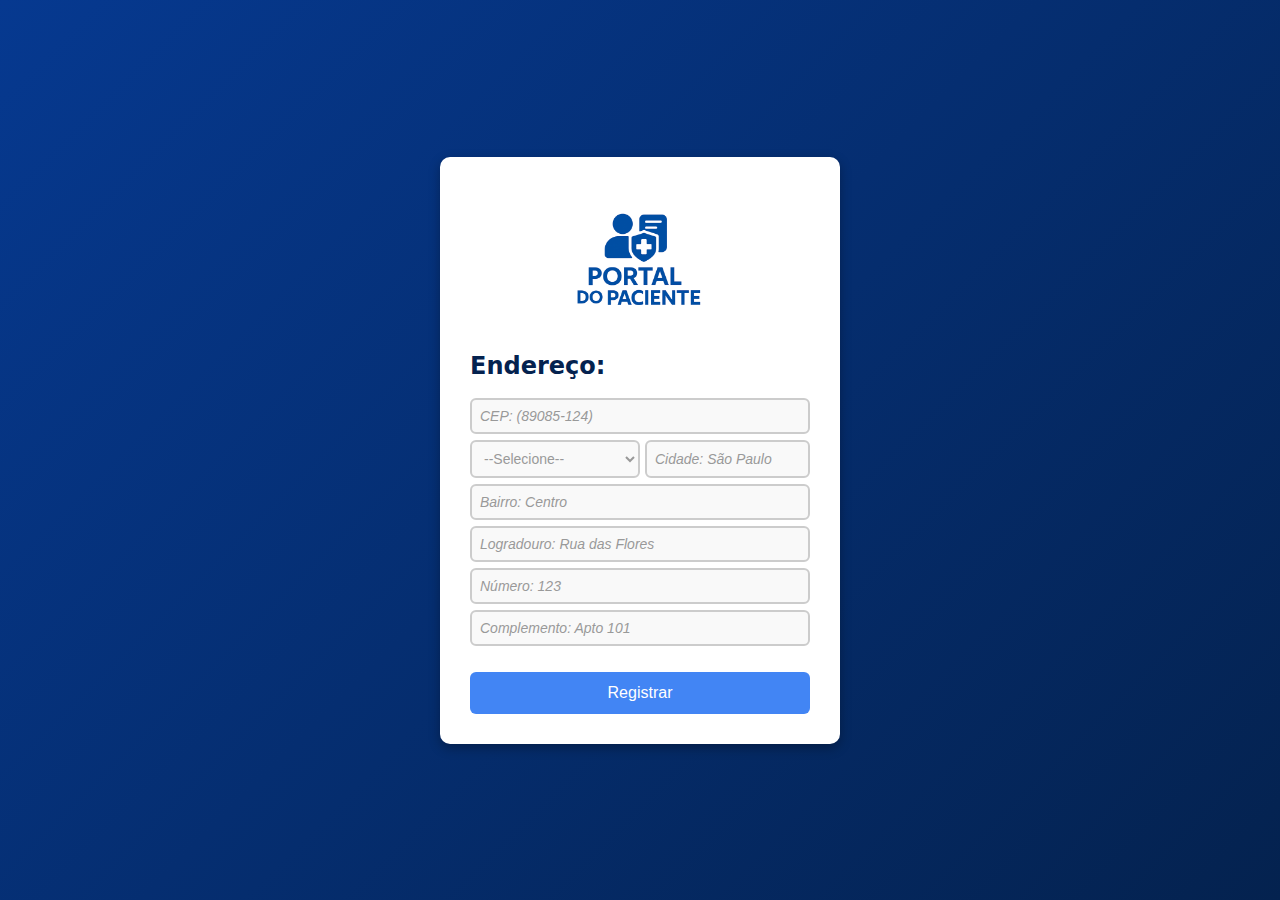
<file: Front_End/HTML/adressSignUp.html>
<!DOCTYPE html>
<html lang="pt-br">

<head>
  <meta charset="UTF-8" />
  <meta name="viewport" content="width=device-width, initial-scale=1.0" />
  <link rel="shortcut icon" href="/Front_End/img/LogoPortalApenasRedondoFundoBranco.png" type="image/x-icon">
  <link rel="stylesheet" href="../CSS/adressSignUp.css" />
  <script src="/Front_End/JS/CadastroServices/cadastroEndereco/formatacaoCepNumero.js"></script>
  <script src="/Front_End/JS/CadastroServices/cadastroEndereco/enderecoCadastro.js"></script>
  <title>SignUp - Portal do Paciente</title>
</head>

<body>
  <div class="form-container">
    <div class="form_autenticacao">
      <form id="enderecoCadastroForm">

        <img src="../img/logoLogin.png" alt="" class="fotoLogo">
        <div class="endereco">

          <h2>Endereço:</h2>
          <br>

          <div class="erroCadastrarEndereco">
            <p>Erro ao cadastrar endereço!</p>
          </div>

          <input type="text" name="cep" id="cep" required placeholder="CEP: (89085-124)" maxlength="8"
            pattern="\d{8}" />


          <div class="cidade_estado">


            <select id="estado" required>
              <option value="" disabled selected>--Selecione--</option>
              <option value="AC">Acre</option>
              <option value="AL">Alagoas</option>
              <option value="AP">Amapá</option>
              <option value="AM">Amazonas</option>
              <option value="BA">Bahia</option>
              <option value="CE">Ceará</option>
              <option value="DF">Distrito Federal</option>
              <option value="ES">Espírito Santo</option>
              <option value="GO">Goiás</option>
              <option value="MA">Maranhão</option>
              <option value="MT">Mato Grosso</option>
              <option value="MS">Mato Grosso do Sul</option>
              <option value="MG">Minas Gerais</option>
              <option value="PA">Pará</option>
              <option value="PB">Paraíba</option>
              <option value="PR">Paraná</option>
              <option value="PE">Pernambuco</option>
              <option value="PI">Piauí</option>
              <option value="RR">Roraima</option>
              <option value="RO">Rondônia</option>
              <option value="RJ">Rio de Janeiro</option>
              <option value="RN">Rio Grande do Norte</option>
              <option value="RS">Rio Grande do Sul</option>
              <option value="SC">Santa Catarina</option>
              <option value="SP">São Paulo</option>
              <option value="SE">Sergipe</option>
              <option value="TO">Tocantins</option>
            </select>

            <input type="text" name="cidade" id="cidade" required placeholder="Cidade: São Paulo" maxlength="30" />

          </div>

          <input type="text" name="bairro" id="bairro" required placeholder="Bairro: Centro" maxlength="100" />

          <input type="text" name="logradouro" id="logradouro" required placeholder="Logradouro: Rua das Flores"
            maxlength="100" />

          <input type="number" name="numero" id="numero" placeholder="Número: 123" maxlength="10" />

          <input type="text" name="complemento" id="complemento" placeholder="Complemento: Apto 101" maxlength="100" />
        </div>

        <button type="submit">Registrar</button>
      </form>
    </div>

  </div>
</body>

</html>
</file>
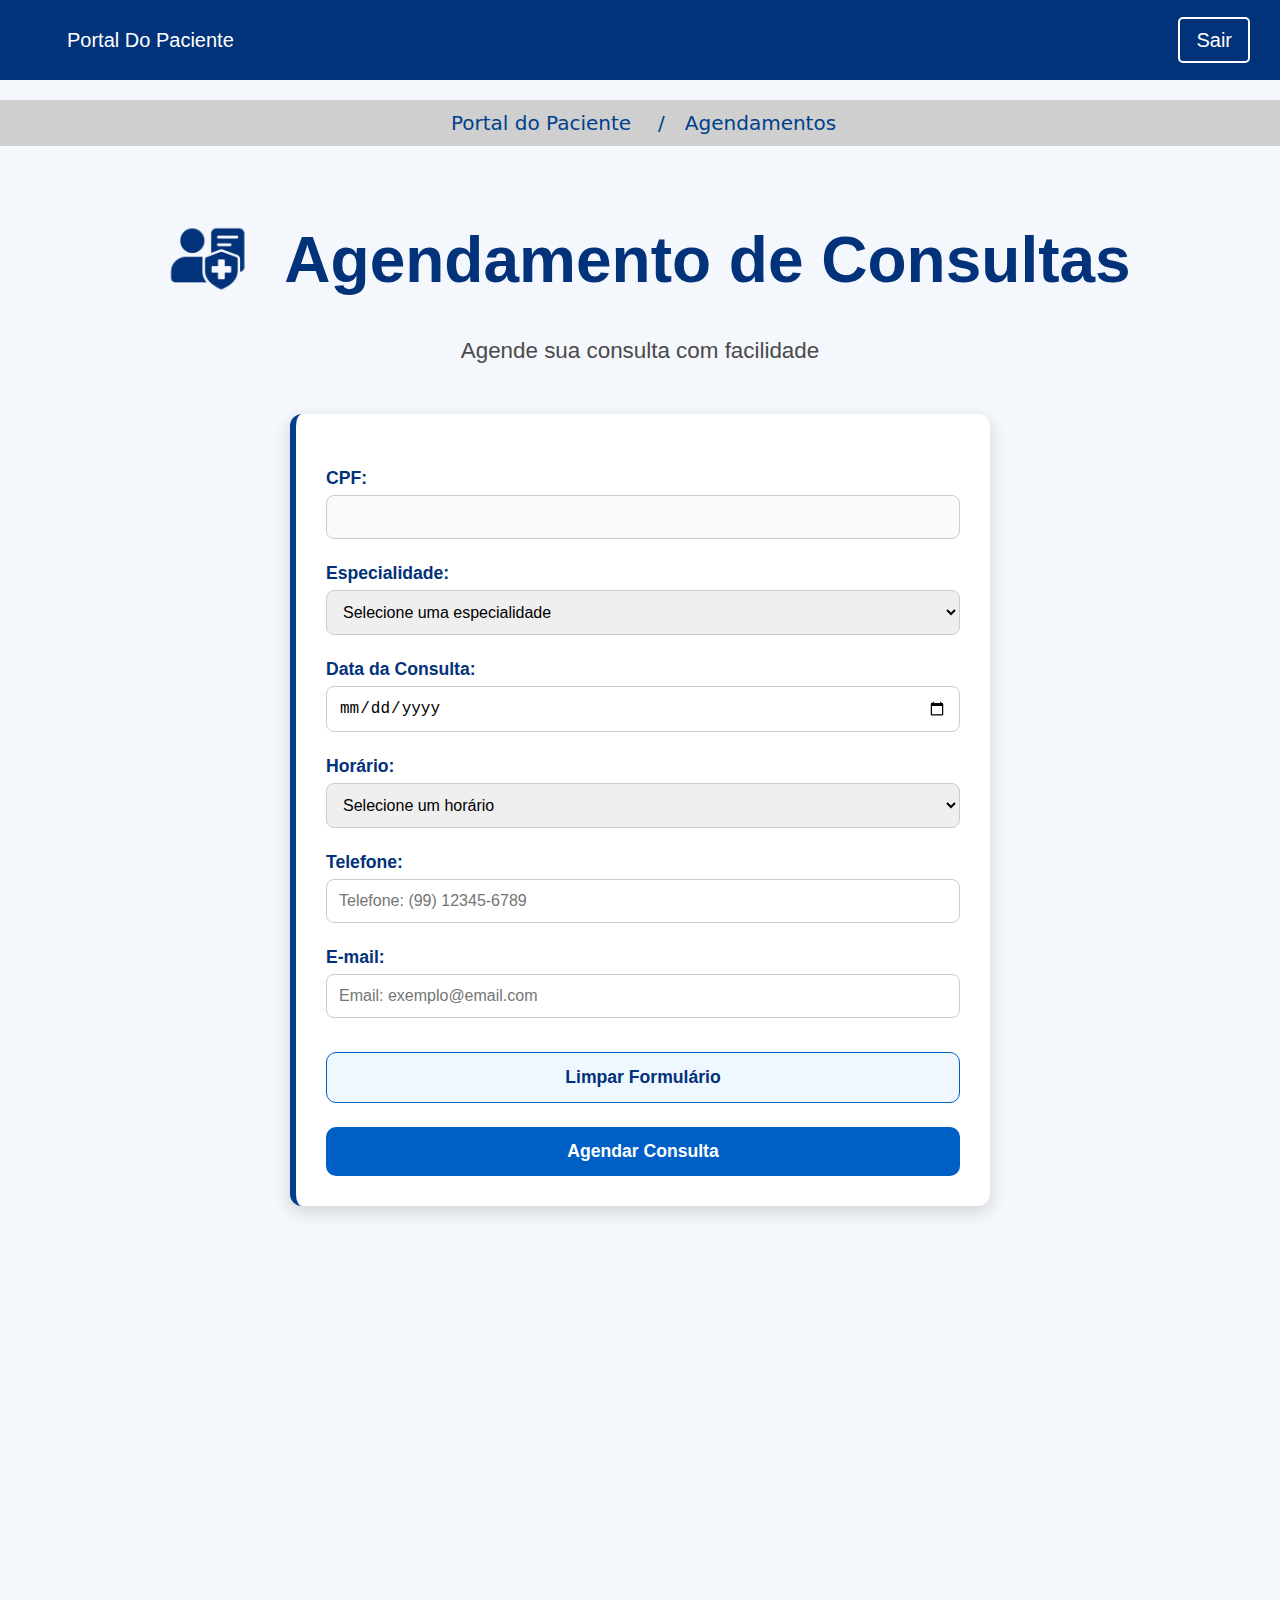
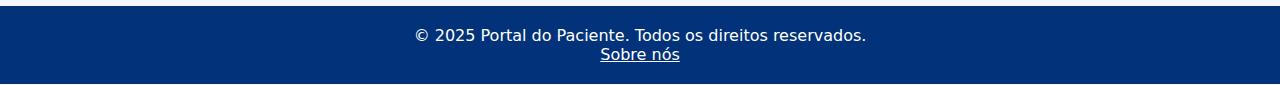
<file: Front_End/HTML/agendamento.html>
<!DOCTYPE html>
<html lang="pt-br">

<head>
  <meta charset="UTF-8" />
  <meta name="viewport" content="width=device-width, initial-scale=1.0" />
  <title>Agendamento de Consultas - Portal do Paciente</title>
  <link rel="stylesheet" href="/Front_End/CSS/global.css" />
  <link rel="stylesheet" href="/Front_End/CSS/agendamento.css" />
  <link rel="shortcut icon" href="/Front_End/img/LogoPortalApenasRedondoFundoBranco.png" type="image/x-icon">
  <script src="../JS/Agendamento/agendamento.js" defer></script>

</head>

<body>


  <header class="navbar">
    <nav>
      <a href="index.html">Portal Do Paciente</a>
    </nav>
    <div class="right_links">
      <a href="/Front_End/HTML/loginPage.html" id="logout_button">Sair</a>
    </div>
  </header>

  <div class="page_navigator">
    <a href="../HTML/index.html">Portal do Paciente</a>
    <p>/</p>
    <p>Agendamentos</p>
  </div>


  <div class="title-area">
    <div class="title-with-image">
      <img src="/Front_End/img/logoSemEscrita.png" alt="Ícone de Consulta" class="titulo-img" />
      <h1>Agendamento de Consultas</h1>
    </div>
    <p>Agende sua consulta com facilidade</p>
  </div>


  <main class="exames-container">
    <form id="consulta-form">
      <div class="form-group">
      </div>

      <div class="form-group">
        <label for="cpf-paciente">CPF:</label>
        <input type="text" id="cpf-paciente" name="cpf-paciente"  disabled
          maxlength="11" />
      </div>

      <div class="form-group">
        <label for="especialidade">Especialidade:</label>
        <select id="especialidade" name="especialidade" >
          <option value="" selected disabled>Selecione uma especialidade</option>
          <option value="CARDIOLOGIA">Cardiologia</option>
          <option value="PEDIATRIA">Pediatria</option>
          <option value="ORTOPEDIA">Ortopedia</option>
          <option value="NEUROLOGIA">Neurologia</option>
          <option value="GINECOLOGIA">Ginecologia</option>
          <option value="DERMATOLOGIA">Dermatologia</option>
          <option value="PSIQUIATRIA">Psiquiatria</option>
          <option value="ONCOLOGIA">Oncologia</option>
          <option value="GERAL">Geral</option>
        </select>
      </div>


      </div>

      <div class="form-group">
        <label for="data">Data da Consulta:</label>
        <input type="date" name="date" min="1900-01-01" max="2100-12-31" id="data">

      </div>

      <div class="form-group">
        <label for="horario">Horário:</label>
        <select id="horario" name="horario" >
          <option value="" selected disabled>Selecione um horário</option>
          <option value="09:00">09:00</option>
          <option value="10:00">10:00</option>
          <option value="11:00">11:00</option>
          <option value="12:00">12:00</option>
          <option value="13:00">13:00</option>
          <option value="14:00">14:00</option>
          <option value="15:00">15:00</option>
          <option value="16:00">16:00</option>
          <option value="17:00">17:00</option>
          <option value="18:00">18:00</option>
        </select>
      </div>



      <div class="form-group">
        <label for="telefone">Telefone:</label>
        <input type="tel" id="telefone" name="telefone" placeholder="Telefone: (99) 12345-6789" 
          maxlength="11" />
      </div>

      <div class="form-group">
        <label for="email">E-mail:</label>
        <input type="email" id="email" name="email" required placeholder="Email: exemplo@email.com" maxlength="100" />
      </div>

      <button type="button" class="limpar-btn" onclick="limparFormulario()">Limpar Formulário</button>

      <button type="submit" class="solicitar-btn">Agendar Consulta</button>
    </form>
  </main>

  <div id="modal-alerta" class="modal-alerta hidden">
    <div class="modal-conteudo">
      <p>Consulta agendada com sucesso!</p>
      <button onclick="fecharModal()">OK</button>
    </div>
  </div>
  

  <footer class="footer">
    <p>&copy; 2025 Portal do Paciente. Todos os direitos reservados.</p>
    <a href="/Front_End/HTML/sobreNos.html">Sobre nós</a>
  </footer>
</body>

</html>
</file>
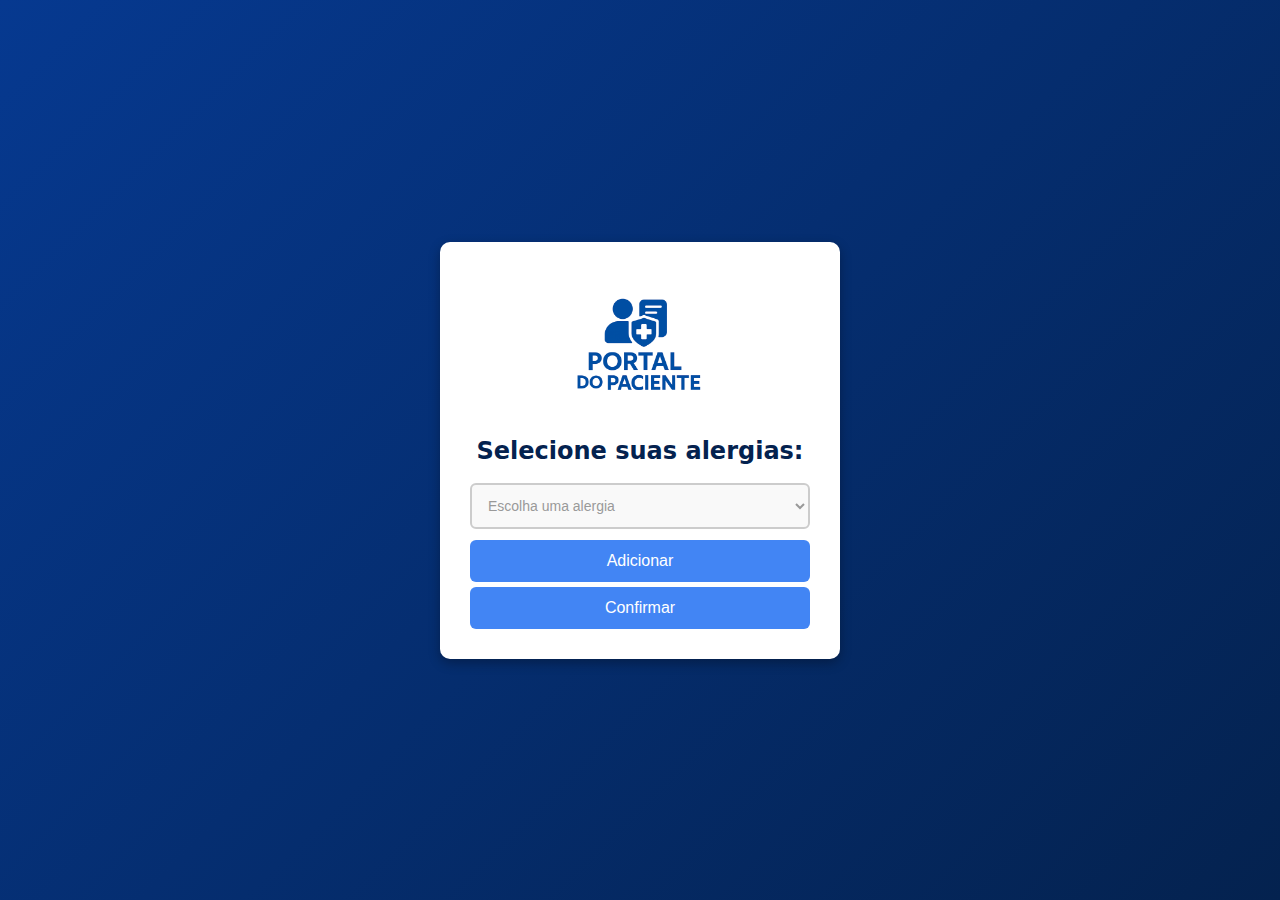
<file: Front_End/HTML/cadastroAlergias.html>
<!DOCTYPE html>
<html lang="pt-br">

<head>
  <meta charset="UTF-8" />
  <meta name="viewport" content="width=device-width, initial-scale=1.0" />
  <link rel="shortcut icon" href="/Front_End/img/LogoPortalApenasRedondoFundoBranco.png" type="image/x-icon">
  <link rel="stylesheet" href="../CSS/cadastroAlergias.css" />
  <script src="/Front_End/JS/CadastroServices/cadastroAlergia/cadastroAlergias.js"></script>
  <script src="/Front_End/JS/CadastroServices/cadastroAlergia/alergiaCadastro.js"></script>

  <title>Cadastro Alergias - Portal do Paciente</title>

</head>

<body>
  <div class="form-container">
    <div class="form_alergias">

      <form id="alergiaCadastro">

        <img src="../img/logoLogin.png" alt="">
        <div class="alergias">
          <h2>Selecione suas alergias:</h2>

          <div class="erroCadastrarAlergia">
            <p>Erro ao cadastrar alergia!</p>
          </div>

          <div id="alergiasSelecionadas"></div>
        </div>
    </div>
    <br>
    <select id="alergiaSelect">
      <option value="" disabled selected>Escolha uma alergia</option>
      <option value="ALERGIA_ALIMENTAR">Alimentar</option>
      <option value="ALERGIA_MEDICAMENTOSA">Medicamentos</option>
      <option value="ALERGIA_RESPIRATORIA">Respiratória</option>
      <option value="ALERGIA_DERMATOLOGICA">Dermatológica</option>
      <option value="ALERGIA_OCULAR">Ocular</option>
      <option value="ALERGIA_CONTACTANTE">Contactante</option>
      <option value="ALERGIA_LATEX">Látex</option>
      <option value="ALERGIA_MOFO">Mofo</option>
      <option value="ALERGIA_POEIRA">Poeira</option>
      <option value="ALERGIA_POLEN">Pólen</option>
      <option value="ALERGIA_ANIMAIS">Animais</option>
      <option value="ALERGIA_FRUTOS_DO_MAR">Frutos do mar</option>
      <option value="ALERGIA_LACTOSE">Lactose</option>
      <option value="ALERGIA_GLUTEN">Glúten</option>
      <option value="ALERGIA_OVO">Ovo</option>
      <option value="ALERGIA_AMENDOIM">Amendoim</option>
      <option value="ALERGIA_SOJA">Soja</option>
      <option value="ALERGIA_TRIGO">Trigo</option>
      <option value="ALERGIA_NOZES">Nozes</option>
      <option value="ALERGIA_CASTANHAS">Castanhas</option>
      <option value="ALERGIA_FRUTAS_CITRICAS">Frutas cítricas</option>
      <option value="ALERGIA_PICADA_INSETOS">Picada de insetos</option>
      <option value="ALERGIA_ABELHA">Abelha</option>
      <option value="ALERGIA_VESPAS">Vespas</option>
      <option value="ALERGIA_PERFUMES">Perfumes</option>
      <option value="ALERGIA_COSMETICOS">Cosméticos</option>
      <option value="ALERGIA_DETERGENTES">Detergentes</option>
      <option value="ALERGIA_BEBIDAS_ALCOOLICAS">Bebidas alcoólicas</option>
      <option value="ALERGIA_CAFEINA">Cafeína</option>
      <option value="ALERGIA_CONSERVANTES">Conservantes</option>
      <option value="ALERGIA_CORANTES">Corantes</option>
      <option value="ALERGIA_ADITIVOS_ALIMENTARES">Aditivos alimentares</option>
      <option value="ALERGIA_SULFITOS">Sulfitos</option>
      <option value="ALERGIA_NIQUEL">Níquel</option>
      <option value="ALERGIA_COBALTO">Cobalto</option>
      <option value="ALERGIA_FORMALDEIDO">Formaldeído</option>
      <option value="ALERGIA_FUNGOS">Fungos</option>
      <option value="ALERGIA_PELOS">Pelos</option>
      <option value="ALERGIA_ACAROS">Ácaros</option>
      <option value="ALERGIA_FARMACOS_ANTIINFLAMATORIOS">Antiinflamatórios</option>
      <option value="ALERGIA_ANTIBIOTICOS">Antibióticos</option>
      <option value="ALERGIA_ANALGESICOS">Analgésicos</option>
      <option value="ALERGIA_PENICILINA">Penicilina</option>
      <option value="ALERGIA_AAS_ACIDO_ACETILSALICILICO">AAS (Ácido Acetilsalicílico)</option>
      <option value="ALERGIA_INSULINA">Insulina</option>
      <option value="ALERGIA_ANTICONVULSIVANTES">Anticonvulsivantes</option>
      <option value="ALERGIA_ANESTESICOS">Anestésicos</option>
      <option value="ALERGIA_IEDES_INIBIDORES_ENZIMA_CONVERSORA">Inibidores da enzima conversora</option>
      <option value="ALERGIA_VACINAS">Vacinas</option>
      <option value="ALERGIA_PRODUTOS_LIMPADORES">Produtos de limpeza</option>
      <option value="ALERGIA_TINTAS">Tintas</option>
      <option value="ALERGIA_METAL">Metal</option>
      <option value="ALERGIA_FIBRAS_SINTETICAS">Fibras sintéticas</option>
      <option value="ALERGIA_POEIRA_DOMESTICA">Poeira doméstica</option>
      <option value="ALERGIA_PLANTAS">Plantas</option>
      <option value="ALERGIA_CEREAIS">Cereais</option>
      <option value="ALERGIA_AZEITES">Azeites</option>
      <option value="ALERGIA_LUSTRADORES">Lustradores</option>
      <option value="ALERGIA_PRODUTOS_CAPILARES">Produtos capilares</option>
    </select>


    <button type="submit" onclick="adicionarAlergia()" id="btnCadastrarAlergia">Adicionar</button>
    <button type="button" onclick="window.location.href='index.html'">Confirmar</button>

  </div>
  </form>
  </div>
  </div>

</body>

</html>
</file>
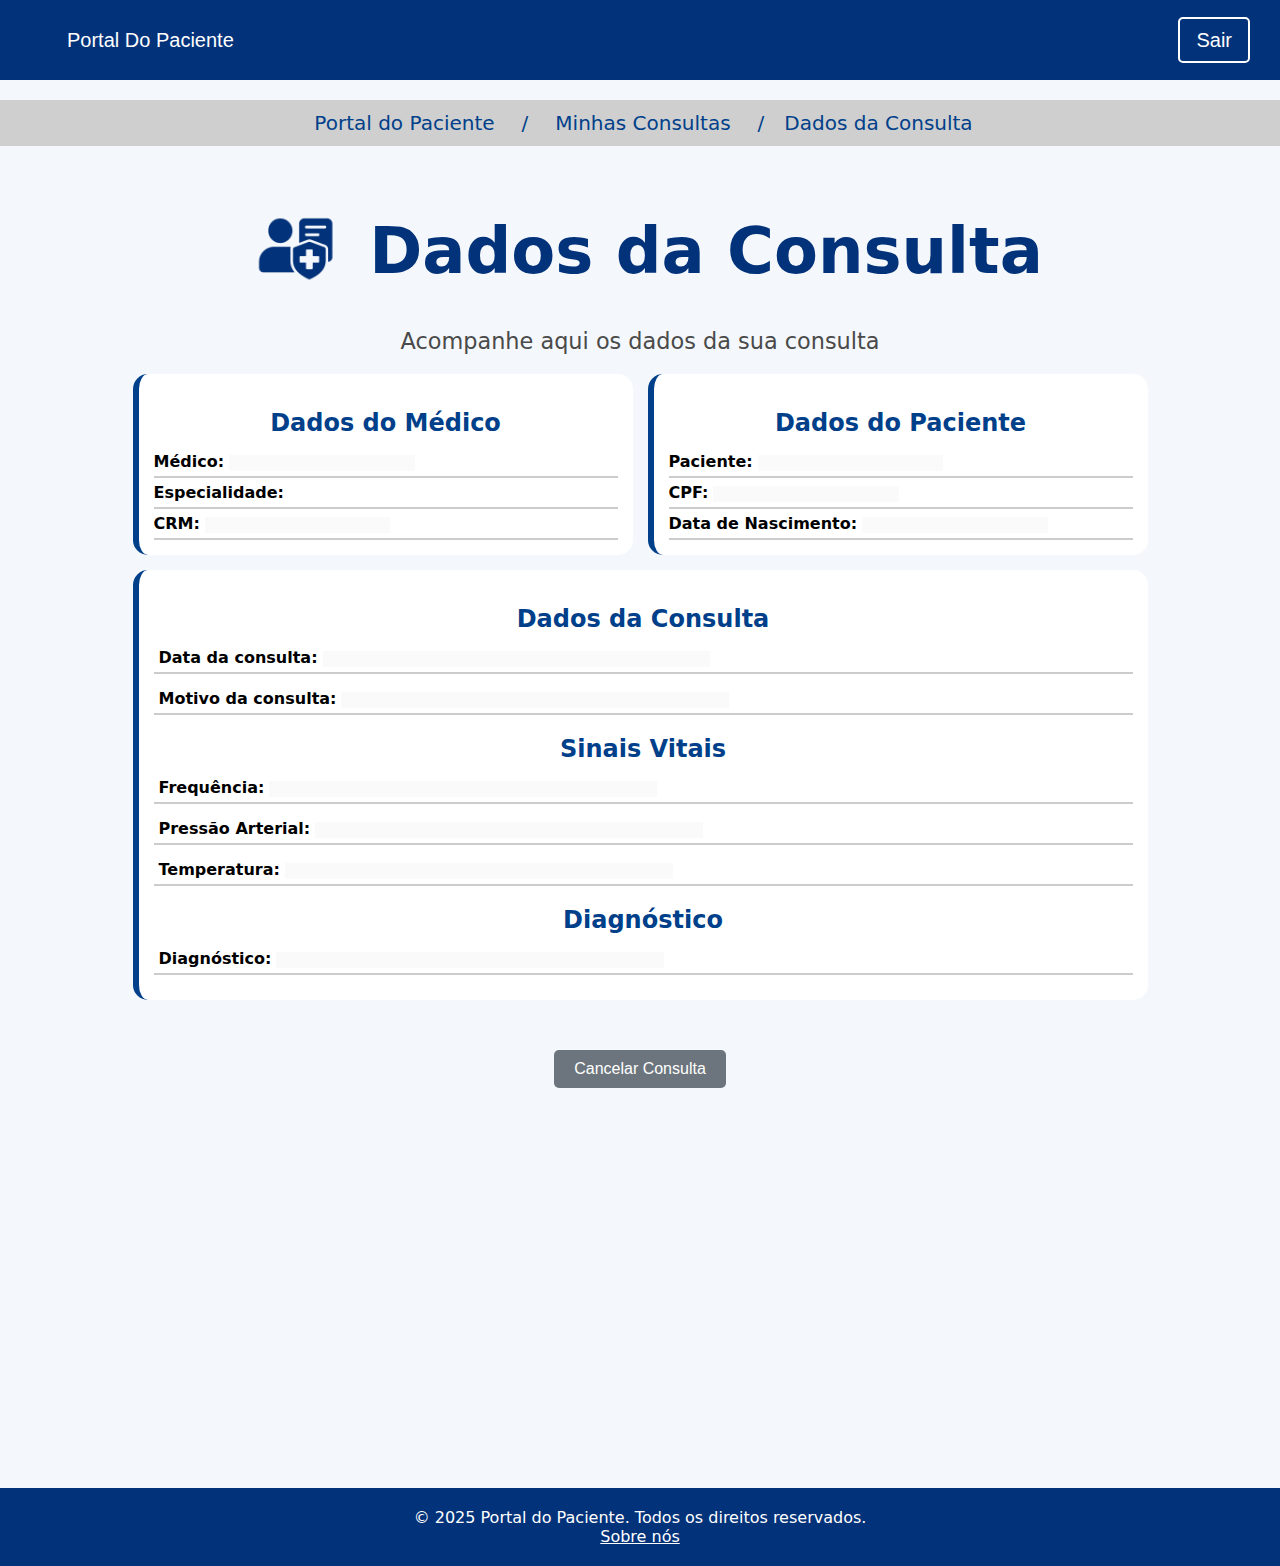
<file: Front_End/HTML/dadosConsulta.html>
<!DOCTYPE html>
<html lang="pt-BR">

<head>
    <meta charset="UTF-8" />
    <meta name="viewport" content="width=device-width, initial-scale=1.0" />
    <link rel="stylesheet" href="../CSS/dadosConsulta.css" />
    <link rel="stylesheet" href="../CSS/global.css" />
    <link rel="shortcut icon" href="/img/logo.png" type="image/x-icon" />
    <link rel="icon" type="image/png" href="/Front_End/img/LogoPortalApenasRedondoFundoBranco.png" />
    <link rel="stylesheet" href="https://cdnjs.cloudflare.com/ajax/libs/font-awesome/6.0.0/css/all.min.css" />
    <script src="../JS/MinhaConsulta/dadosConsulta.js"></script>
    <script src="../JS/MinhaConsulta/cancelarConsulta.js"></script>
    <title>Dados da Consulta - Portal do Paciente</title>
</head>

<body>
    <header class="navbar">
        <nav>
            <a href="index.html">Portal Do Paciente</a>
        </nav>
        <div class="right_links">
            <a href="/Front_End/HTML/loginPage.html" id="logout_button">Sair</a>
        </div>
    </header>

    <div class="page_navigator">
        <a href="../HTML/index.html">Portal do Paciente</a>
        <p>/</p>
        <a href="../HTML/minhasConsultas.html">Minhas Consultas</a>
        <p>/</p>
        <p>Dados da Consulta</p>
    </div>

    <div class="title-area">
        <div class="title-with-image">
            <img src="/Front_End/img/logoSemEscrita.png" alt="Ícone de Consulta" class="titulo-img" />
            <h1>Dados da Consulta</h1>
        </div>
        <p>Acompanhe aqui os dados da sua consulta</p>
    </div>

    <div class="medico_paciente">
        <div class="medico">
            <h2>Dados do Médico</h2>
            <div class="nome_medico">
                <label for="nomeMedico">Médico:</label>
                <input type="text" id="nomeMedico" disabled>
            </div>
            <div class="especialidade_medico">
                <label for="especialidadeMedico">Especialidade:</label>
                <input type="text" id="especialidadeMedico">
            </div>
            <div class="crm_medico">
                <label for="crmMedico">CRM:</label>
                <input type="text" id="crmMedico" disabled>
            </div>
        </div>

        <div class="paciente">
            <h2>Dados do Paciente</h2>
            <div class="nome_paciente">
                <label for="nomePaciente">Paciente:</label>
                <input type="text" id="nomePaciente" disabled>
            </div>
            <div class="cpf_paciente">
                <label for="cpfPaciente">CPF:</label>
                <input type="text" id="cpfPaciente" disabled>
            </div>
            <div class="data_nascimento_paciente">
                <label for="dataNascimentoPaciente">Data de Nascimento:</label>
                <input type="text" id="dataNascimentoPaciente" disabled>
            </div>
        </div>
    </div>

    <div class="consulta_container">
        <div class="dados_consulta">
            <h2>Dados da Consulta</h2>
            <div class="data_consulta">
                <label for="data_consulta">Data da consulta:</label>
                <input type="text" id="data-consulta" disabled>
            </div>
            <div class="motivo_consulta">
                <label for="motivo_consulta">Motivo da consulta:</label>
                <input type="text" id="motivo_consulta" disabled>
            </div>


            <h2>Sinais Vitais</h2>
            <div class="frequencia_cardiaca">
                <label for="frequencia_cardiaca">Frequência:</label>
                <input type="text" id="frequencia_cardiaca" disabled>
            </div>
            <div class="pressao_arterial">
                <label for="pressao_arterial">Pressão Arterial:</label>
                <input type="text" id="pressao_arterial" disabled>
            </div>
            <div class="temperatura">
                <label for="temperatura">Temperatura:</label>
                <input type="text" id="temperatura" disabled>
            </div>


            <h2>Diagnóstico</h2>
            <div class="diagnostico_texto">
                <label for="diagnostico_texto">Diagnóstico:</label>
                <input type="text" id="diagnostico_texto" disabled>
            </div>
        </div>

    </div>

    <div class="cancelar_consulta" id="cancelar_consulta">
        <button type="button" id="btnCancelarConsulta">Cancelar Consulta</button>
    </div>

    <div id="modalConfirmacao" class="modal">
        <div class="modal-content">
            <h3>Confirmar Cancelamento</h3>
            <p>Tem certeza de que deseja cancelar esta consulta?</p>
            <div class="modal-buttons">
                <button type="submit" id="btnConfirmar">Sim, cancelar</button>
                <button id="btnFechar">Voltar</button>
            </div>
        </div>
    </div>

    <footer class="footer">
        <p>&copy; 2025 Portal do Paciente. Todos os direitos reservados.</p>
        <a href="/Front_End/HTML/sobreNos.html">Sobre nós</a>
    </footer>

</body>

</html>
</file>
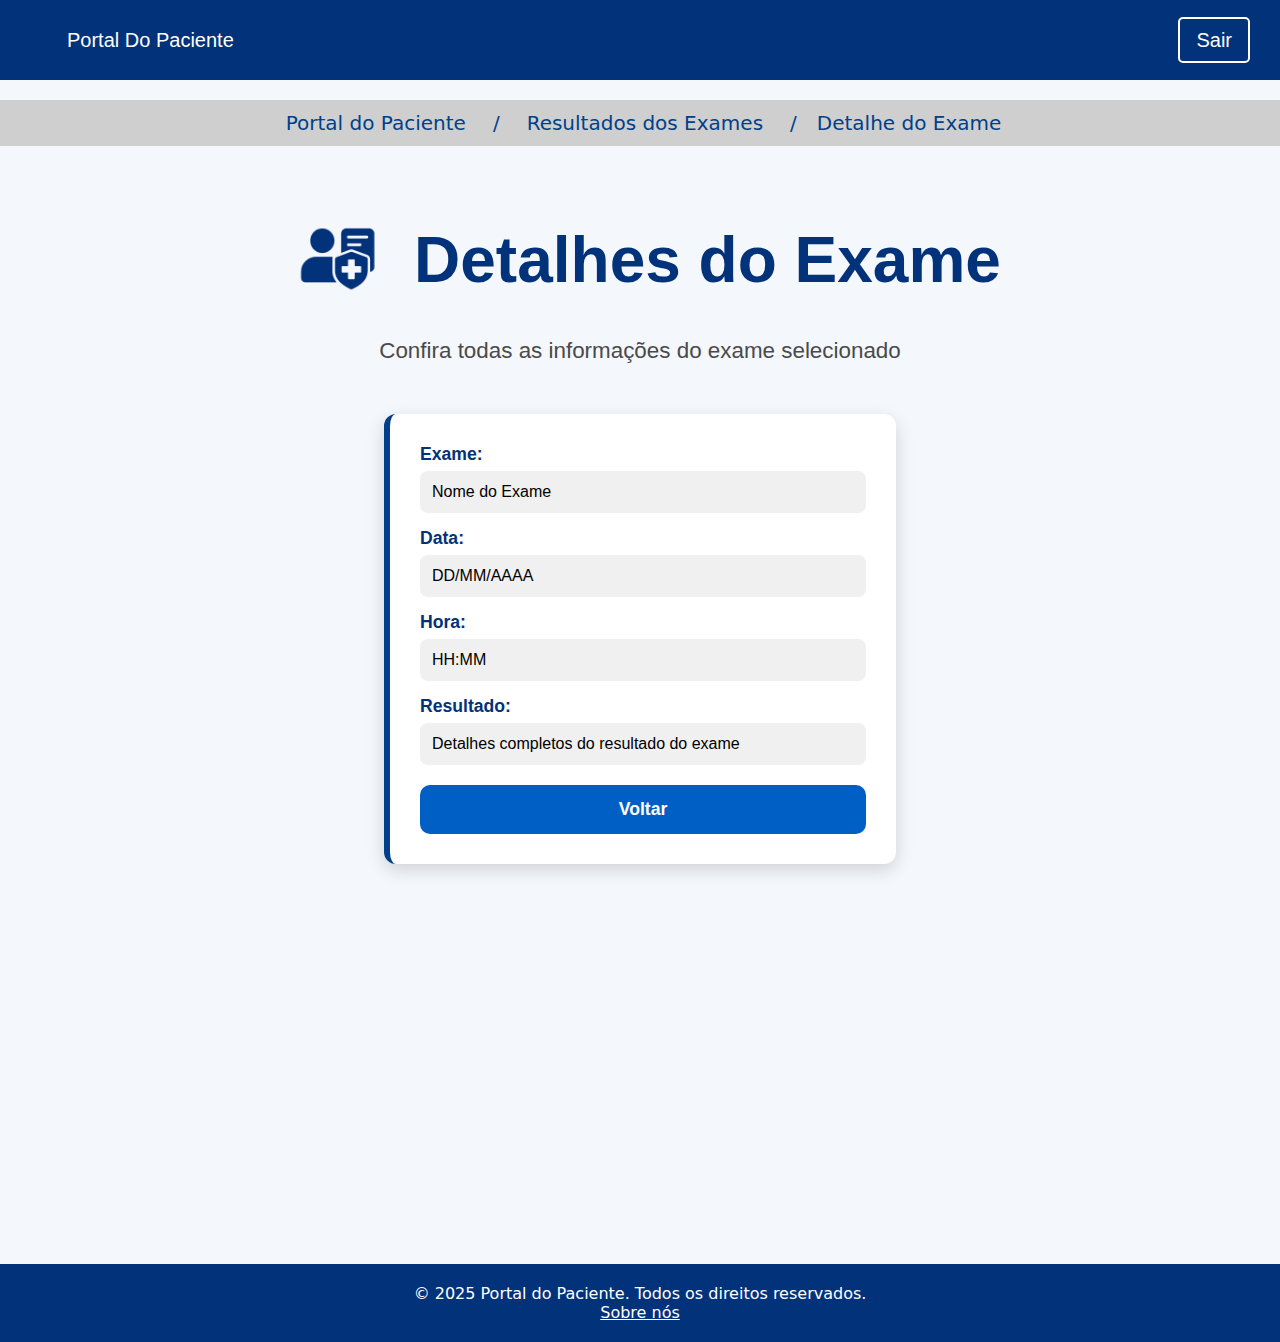
<file: Front_End/HTML/detalhesExame.html>
<!DOCTYPE html>
<html lang="pt-br">
<head>
  <meta charset="UTF-8" />
  <meta name="viewport" content="width=device-width, initial-scale=1.0"/>
  <title>Detalhes do Exame - Portal do Paciente</title>
  <link rel="stylesheet" href="/Front_End/CSS/global.css" />
  <link rel="stylesheet" href="/Front_End/CSS/detalhesExame.css" />
  <link rel="shortcut icon" href="/Front_End/img/LogoPortalApenasRedondoFundoBranco.png" type="image/x-icon">
  <script src="../JS/Exames/detalhesExame.js"></script>
</head>
<body>
  <header class="navbar">
    <nav>
      <a href="index.html">Portal Do Paciente</a>
    </nav>
    <div class="right_links">
      <a href="/Front_End/HTML/loginPage.html" id="logout_button">Sair</a>
    </div>
  </header>

  <div class="page_navigator">
        <a href="../HTML/index.html">Portal do Paciente</a>
        <p>/</p>
        <a href="/Front_End/HTML/listaResultadosExames.html">Resultados dos Exames</a>
        <p>/</p>
        <p>Detalhe do Exame</p>
    </div>

  <div class="title-area">
    <div class="title-with-image">
      <img src="/Front_End/img/logoSemEscrita.png" alt="Ícone de Exames" class="titulo-img" />
      <h1>Detalhes do Exame</h1>
    </div>
    <p>Confira todas as informações do exame selecionado</p>
  </div>

  <main class="detalhes-container">
    <div class="resultado-details">
      <div class="detail-group">
        <label>Exame:</label>
        <p id="nome-exame">Nome do Exame</p>
      </div>
      <div class="detail-group">
        <label>Data:</label>
        <p id="data-exame">DD/MM/AAAA</p>
      </div>
      <div class="detail-group">
        <label>Hora:</label>
        <p id="hora-exame">HH:MM</p>
      </div>
      <div class="detail-group">
        <label>Resultado:</label>
        <p id="resultado-exame">Detalhes completos do resultado do exame aqui.</p>
      </div>
    </div>

    <button type="button" class="voltar-btn" onclick="voltarPagina()">Voltar</button>
  </main>

    <footer class="footer">
        <p>&copy; 2025 Portal do Paciente. Todos os direitos reservados.</p>
       <a href="/Front_End/HTML/sobreNos.html">Sobre nós</a>
    </footer>
</body>
</html>
</file>
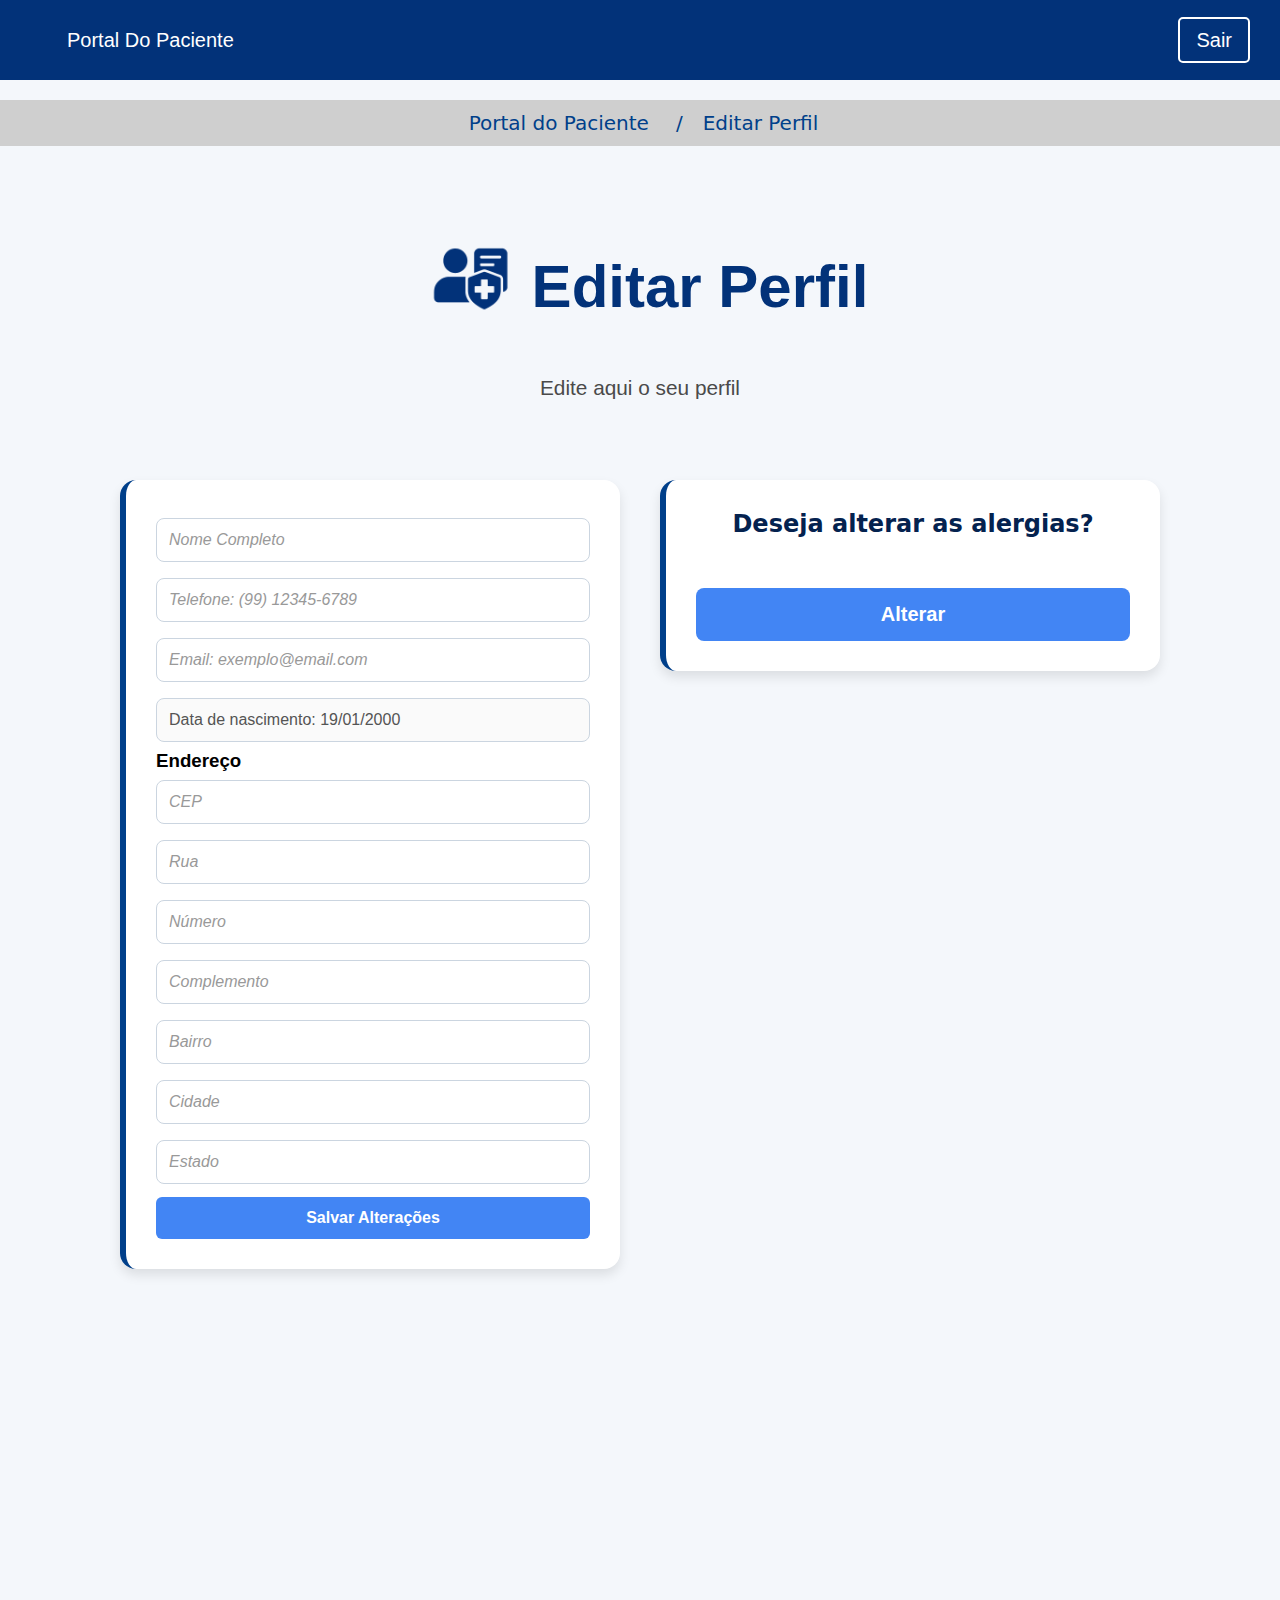
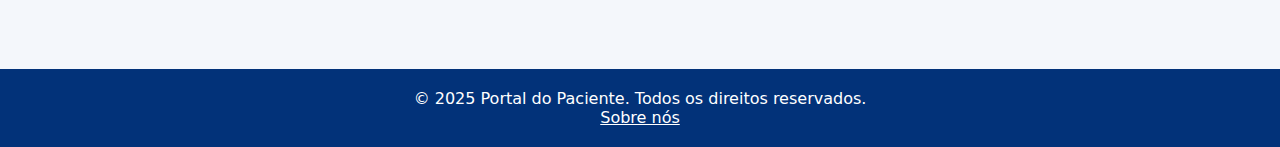
<file: Front_End/HTML/editarPerfil.html>
<!DOCTYPE html>
<html lang="pt-BR">

<head>
  <meta charset="UTF-8">
  <meta name="viewport" content="width=device-width, initial-scale=1.0">
  <link rel="stylesheet" href="/Front_End/CSS/editarPerfil.css">
  <link rel="stylesheet" href="/Front_End/CSS/global.css">
  <link rel="shortcut icon" href="/Front_End/img/LogoPortalApenasRedondoFundoBranco.png" type="image/x-icon">
  <script src="/Front_End/JS/EditarPerfil/EditarPerfil.js"></script>
  <title>Editar Perfil - Portal do Paciente</title>
</head>

<body>
  <header class="navbar">
    <nav>
      <a href="/Front_End/HTML/index.html">Portal Do Paciente</a>
    </nav>
    <div class="right_links">
      <a href="/Front_End/HTML/loginPage.html" id="logout_button">Sair</a>
    </div>
  </header>

  <div class="page_navigator">
    <a href="../HTML/index.html">Portal do Paciente</a>
    <p>/</p>
    <p>Editar Perfil</p>
  </div>

  <div class="logo-title">
    <img src="/Front_End/img/logoSemEscrita.png" alt="Logo">
    <h2 class="title">Editar Perfil</h2>
  </div>

  <div class="texto">
    <p>Edite aqui o seu perfil</p>
  </div>

  <div class="container">
    <div class="card" id="formulario1">
      <form id="editProfileForm">
        <input type="text" placeholder="Nome Completo" id="nomeCompleto" maxlength="100"><br>
        <input type="tel" placeholder="Telefone: (99) 12345-6789" id="telefone" maxlength="11"><br>
        <input type="email" placeholder="Email: exemplo@email.com" id="email" maxlength="100"><br>
        <input type="text" id="dt_nascimento" value="Data de nascimento: 19/01/2000" disabled><br>
        <h3>Endereço</h3>
        <input type="text" placeholder="CEP" id="cep" maxlength="9"><br>
        <input type="text" placeholder="Rua" id="rua" maxlength="100"><br>
        <input type="text" placeholder="Número" id="numero" maxlength="10"><br>
        <input type="text" placeholder="Complemento" id="complemento" maxlength="50"><br>
        <input type="text" placeholder="Bairro" id="bairro" maxlength="50"><br>
        <input type="text" placeholder="Cidade" id="cidade" maxlength="50"><br>
        <input type="text" placeholder="Estado" id="estado" maxlength="2"><br>
       <button type="button" id="salvar-butao">Salvar Alterações</button>

        <div class="sucessoAlteracao">
          <h3>Alterações salvas com sucesso!</h3>
        </div>
        <div id="modal" class="modal">
          <div class="modal-content">
            <span class="close" onclick="closeModal()">&times;</span>
            <p>Perfil atualizado com sucesso!</p>
             <button onclick="closeModal()" class="ok-button">OK</button>
          </div>
        </div>
      </form>
    </div>

    <div class="card" id="formulario2">
      <div class="form-container">
        <div class="form_alergias">

          <form id="alergiaCadastro">

            <div class="alergias">
              <h2>Deseja alterar as alergias?</h2>

              <div class="erroCadastrarAlergia">
                <p>Erro ao cadastrar alergia!</p>
              </div>

              <div id="alergiasSelecionadas"></div>
            </div>
          </form>
        </div>
        
        <a href="../HTML/cadastroAlergias.html" class="mudarAlergia"><h1>Alterar</h1></a>

        <script src="/Front_End/JS/CadastroServices/cadastroAlergia/cadastroAlergias.js"></script>
      </div>
      <div class="sucessoAlteracao2">
        <h3>Alterações salvas com sucesso!</h3>
      </div>
      </form>

    </div>

  </div>
  </div>
  </div>
  <footer class="footer">
    <p>&copy; 2025 Portal do Paciente. Todos os direitos reservados.</p>
    <a href="/Front_End/HTML/sobreNos.html">Sobre nós</a>
  </footer>
</body>

</html>
</file>
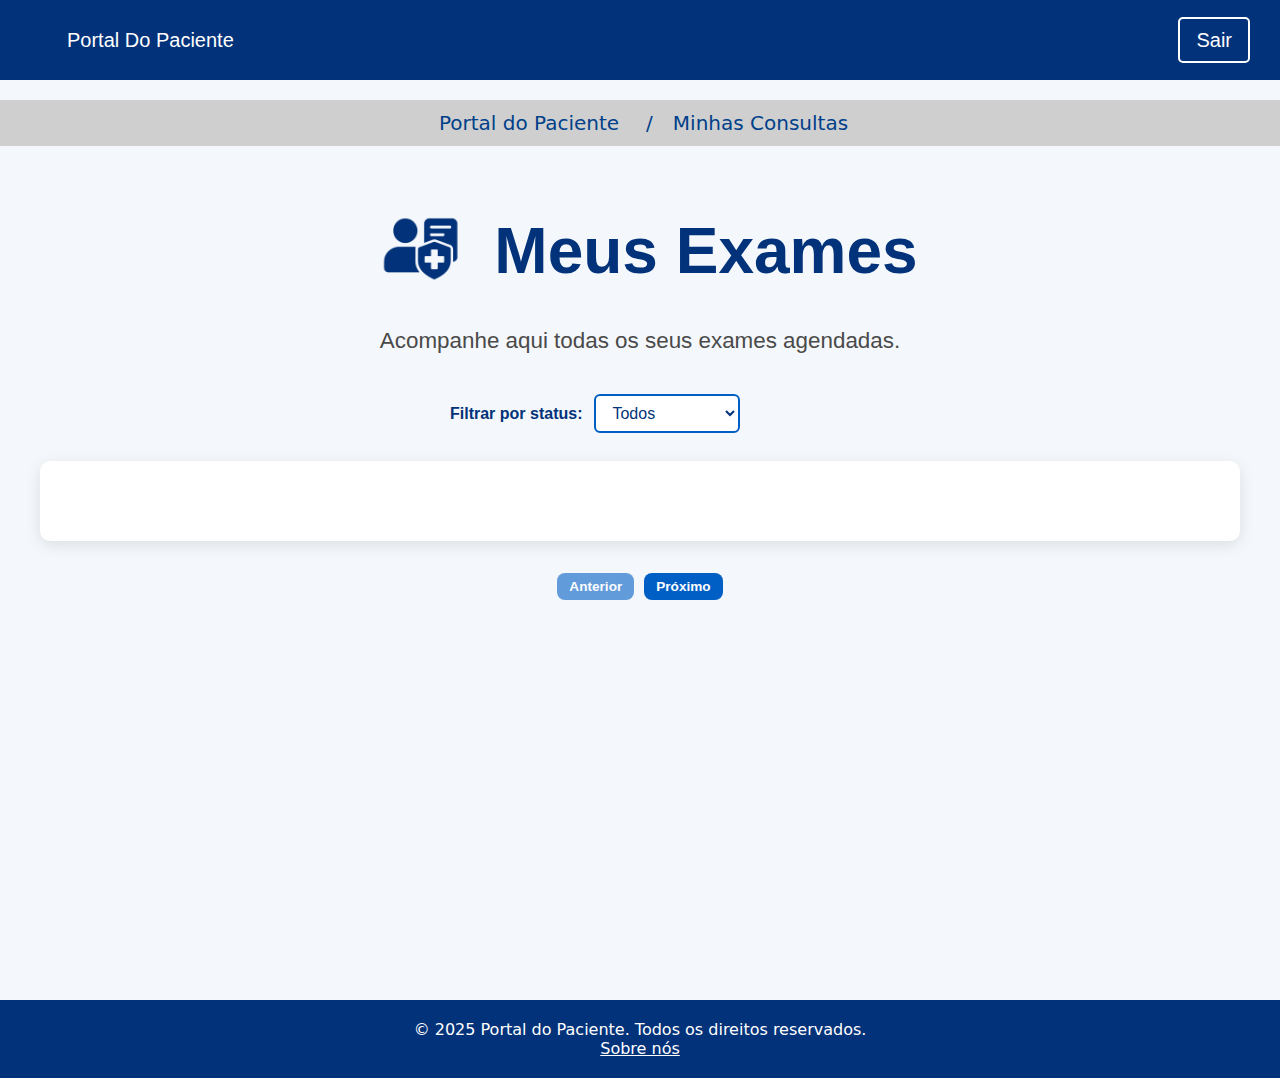
<file: Front_End/HTML/listaResultadosExames.html>
<!DOCTYPE html>
<html lang="pt-br">

<head>
  <meta charset="UTF-8" />
  <meta name="viewport" content="width=device-width, initial-scale=1.0" />
  <link rel="shortcut icon" href="/Front_End/img/LogoPortalApenasRedondoFundoBranco.png" type="image/x-icon">
  <title>Minhas Consultas - Portal do Paciente</title>
  <link rel="stylesheet" href="/Front_End/CSS/global.css">
  <link rel="stylesheet" href="/Front_End/CSS/minhasConsultas.css">
  <script src="../JS/Exames/listaResultadosExames.js"></script>
</head>

<body>

  <header class="navbar">
    <nav>
      <a href="index.html">Portal Do Paciente</a>
    </nav>
    <div class="right_links">
      <a href="/Front_End/HTML/loginPage.html" id="logout_button">Sair</a>
    </div>
  </header>

  <div class="page_navigator">
    <a href="../HTML/index.html">Portal do Paciente</a>
    <p>/</p>
    <p>Minhas Consultas</p>
  </div>

  <div class="title-area">
    <div class="title-with-image">
      <img src="/Front_End/img/logoSemEscrita.png" alt="Ícone de Consulta" class="titulo-img" />
      <h1>Meus Exames</h1>
    </div>
    <p>Acompanhe aqui todas os seus exames agendadas.</p>
  </div>

  <div class="filtro-container">
    <label for="filtro-status">Filtrar por status:</label>
    <select id="filtro-status">
      <option value="todos">Todos</option>
      <option value="confirmada">Confirmada</option>
      <option value="cancelada_pelo_paciente">Cancelada</option>
      <option value="finalizada">Finalizada</option>
      <option value="mais-recente">Mais Recente</option>
    </select>
  </div>

  

    <div id="consultas-lista" class="consultas-container"></div>
    <div class="paginacao">
      <button id="anterior" class="navegacao-btn" disabled>Anterior</button>
      <button id="proximo" class="navegacao-btn">Próximo</button>
    </div>
    
  </main>

  <footer class="footer">
    <p>&copy; 2025 Portal do Paciente. Todos os direitos reservados.</p>
    <a href="/Front_End/HTML/sobreNos.html">Sobre nós</a>
  </footer>

</body>

</html>
</file>
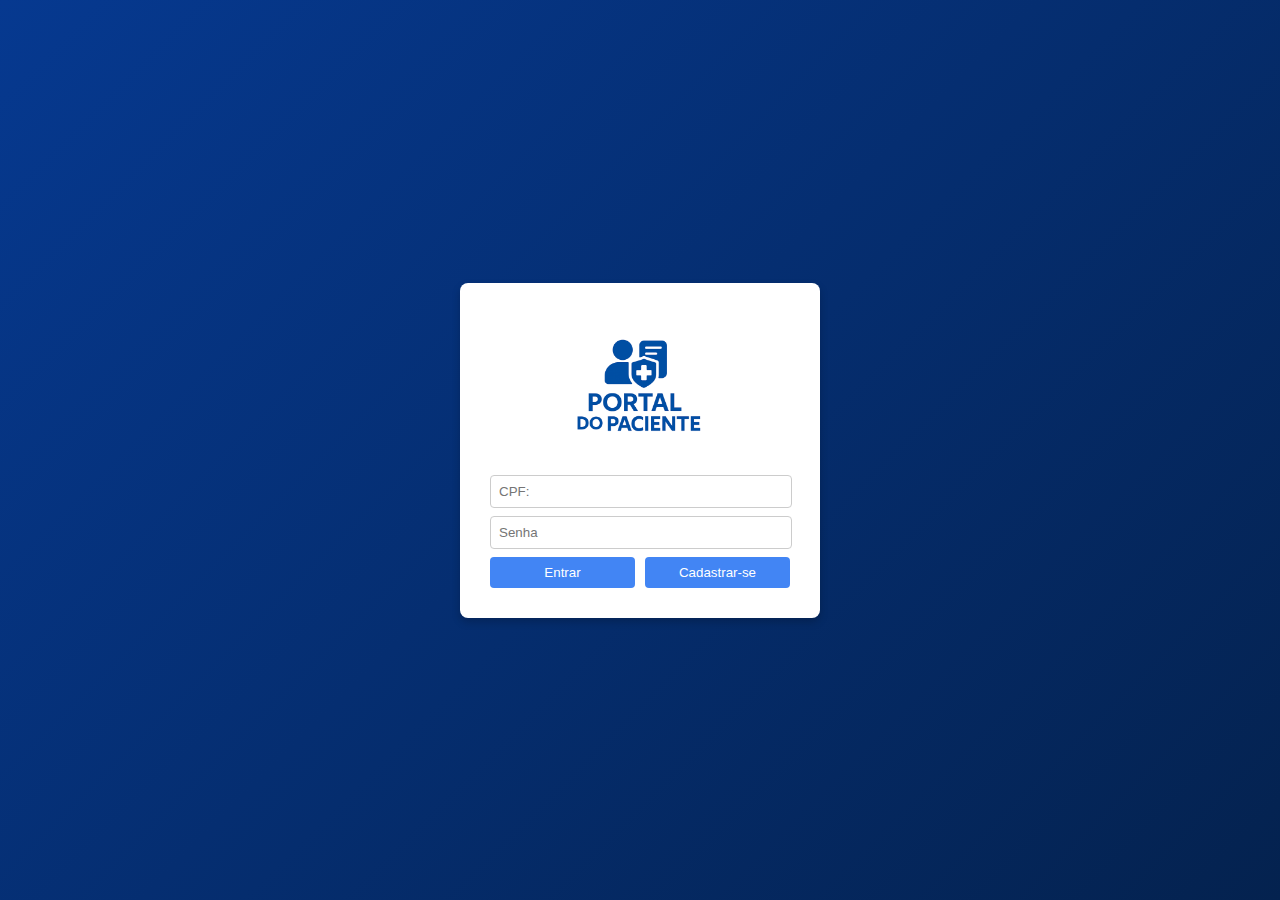
<file: Front_End/HTML/loginPage.html>
<!DOCTYPE html>
<html lang="en">

<head>
    <meta charset="UTF-8">
    <meta name="viewport" content="width=device-width, initial-scale=1.0">
    <link rel="shortcut icon" href="/Front_End/img/LogoPortalApenasRedondoFundoBranco.png" type="image/x-icon">
    <link rel="stylesheet" href="../CSS/loginPage.css">
    <script src="../JS/LoginServices/login.js"></script>
    <script src="../JS/Index/LimparCPF.js"></script>
    <title>SignIn</title>

</head>

<body>

    <div class="form-container">
        <img src="../img/logoLogin.png">
        <form id="formLogin">
            <input type="text" name="cpf" id="cpf" placeholder="CPF:" maxlength="11" pattern="\d{11}"
                inputmode="numeric" oninput="this.value = this.value.replace(/\D/g, '')" />
            <input type="password" id="senha" placeholder="Senha">

            <div class="erroLogin">
                <p>Erro na autenticação!</p>
            </div>

            <div class="btn-container">
                <button type="submit">Entrar</button>
                <button onclick="location.href='../HTML/signUpPage.html'">Cadastrar-se</button>
            </div>
        </form>
    </div>

</body>

</html>
</file>
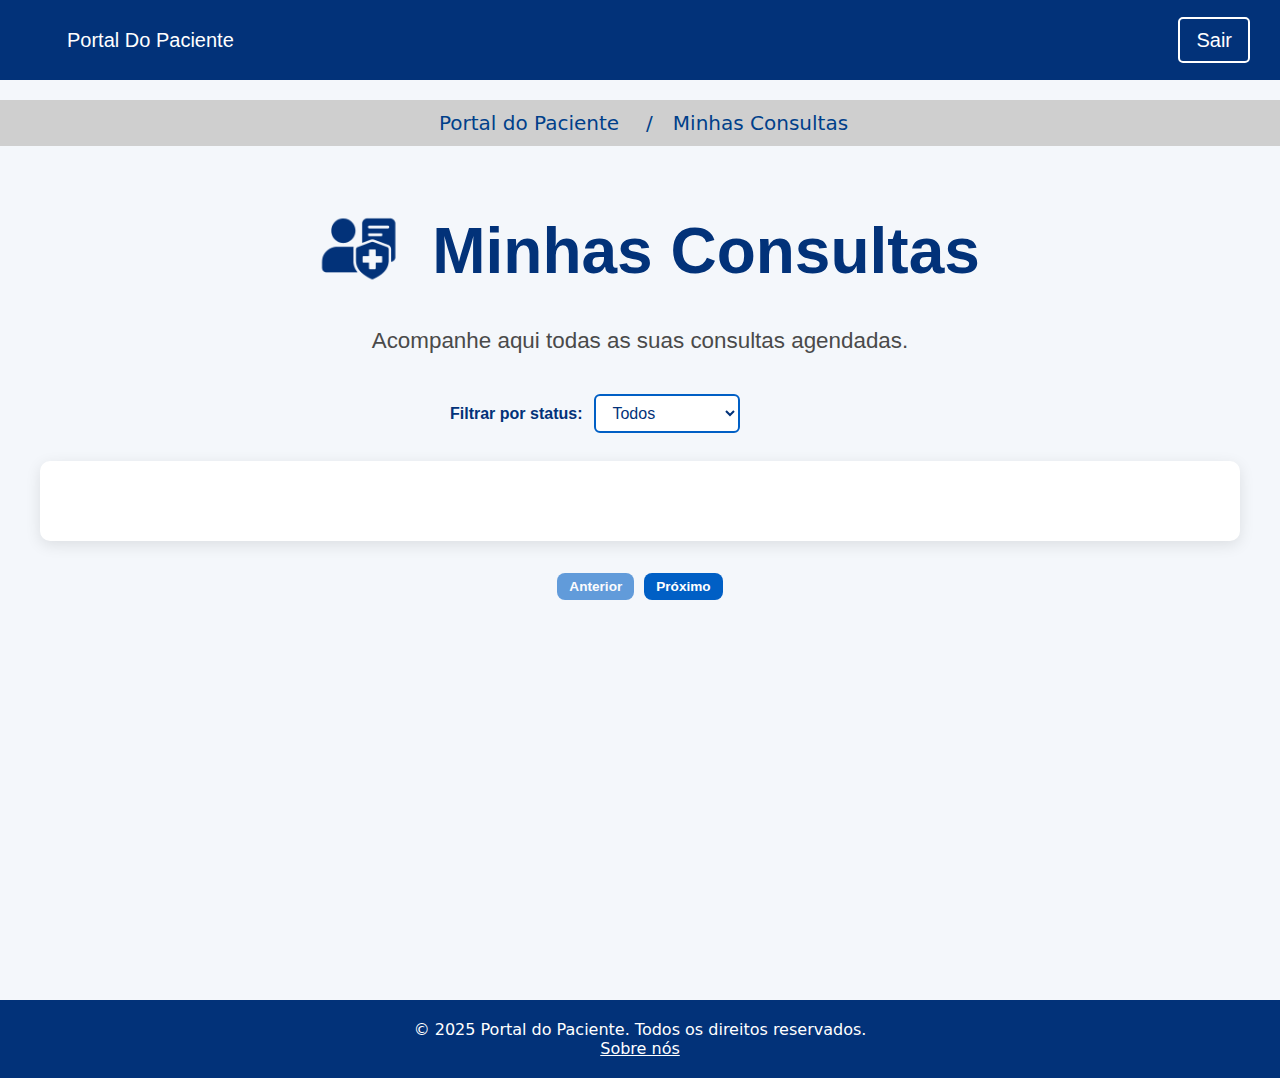
<file: Front_End/HTML/minhasConsultas.html>
<!DOCTYPE html>
<html lang="pt-br">

<head>
  <meta charset="UTF-8" />
  <meta name="viewport" content="width=device-width, initial-scale=1.0" />
  <link rel="shortcut icon" href="/Front_End/img/LogoPortalApenasRedondoFundoBranco.png" type="image/x-icon">
  <title>Minhas Consultas - Portal do Paciente</title>
  <link rel="stylesheet" href="/Front_End/CSS/global.css">
  <link rel="stylesheet" href="/Front_End/CSS/minhasConsultas.css">
  <script src="../JS/MinhaConsulta/minhasConsultas.js" defer></script>
</head>

<body>

  <header class="navbar">
    <nav>
      <a href="index.html">Portal Do Paciente</a>
    </nav>
    <div class="right_links">
      <a href="/Front_End/HTML/loginPage.html" id="logout_button">Sair</a>
    </div>
  </header>

  <div class="page_navigator">
    <a href="../HTML/index.html">Portal do Paciente</a>
    <p>/</p>
    <p>Minhas Consultas</p>
  </div>

  <div class="title-area">
    <div class="title-with-image">
      <img src="/Front_End/img/logoSemEscrita.png" alt="Ícone de Consulta" class="titulo-img" />
      <h1>Minhas Consultas</h1>
    </div>
    <p>Acompanhe aqui todas as suas consultas agendadas.</p>
  </div>

  <div class="filtro-container">
    <label for="filtro-status">Filtrar por status:</label>
    <select id="filtro-status">
      <option value="todos">Todos</option>
      <option value="confirmada">Confirmada</option>
      <option value="cancelada_pelo_paciente">Cancelada</option>
      <option value="finalizada">Finalizada</option>
      <option value="mais-recente">Mais Recente</option>
    </select>
  </div>

  

    <div id="consultas-lista" class="consultas-container"></div>
    <div class="paginacao">
      <button id="anterior" class="navegacao-btn" disabled>Anterior</button>
      <button id="proximo" class="navegacao-btn">Próximo</button>
    </div>
    
  </main>

  <footer class="footer">
    <p>&copy; 2025 Portal do Paciente. Todos os direitos reservados.</p>
    <a href="/Front_End/HTML/sobreNos.html">Sobre nós</a>
  </footer>

</body>

</html>
</file>
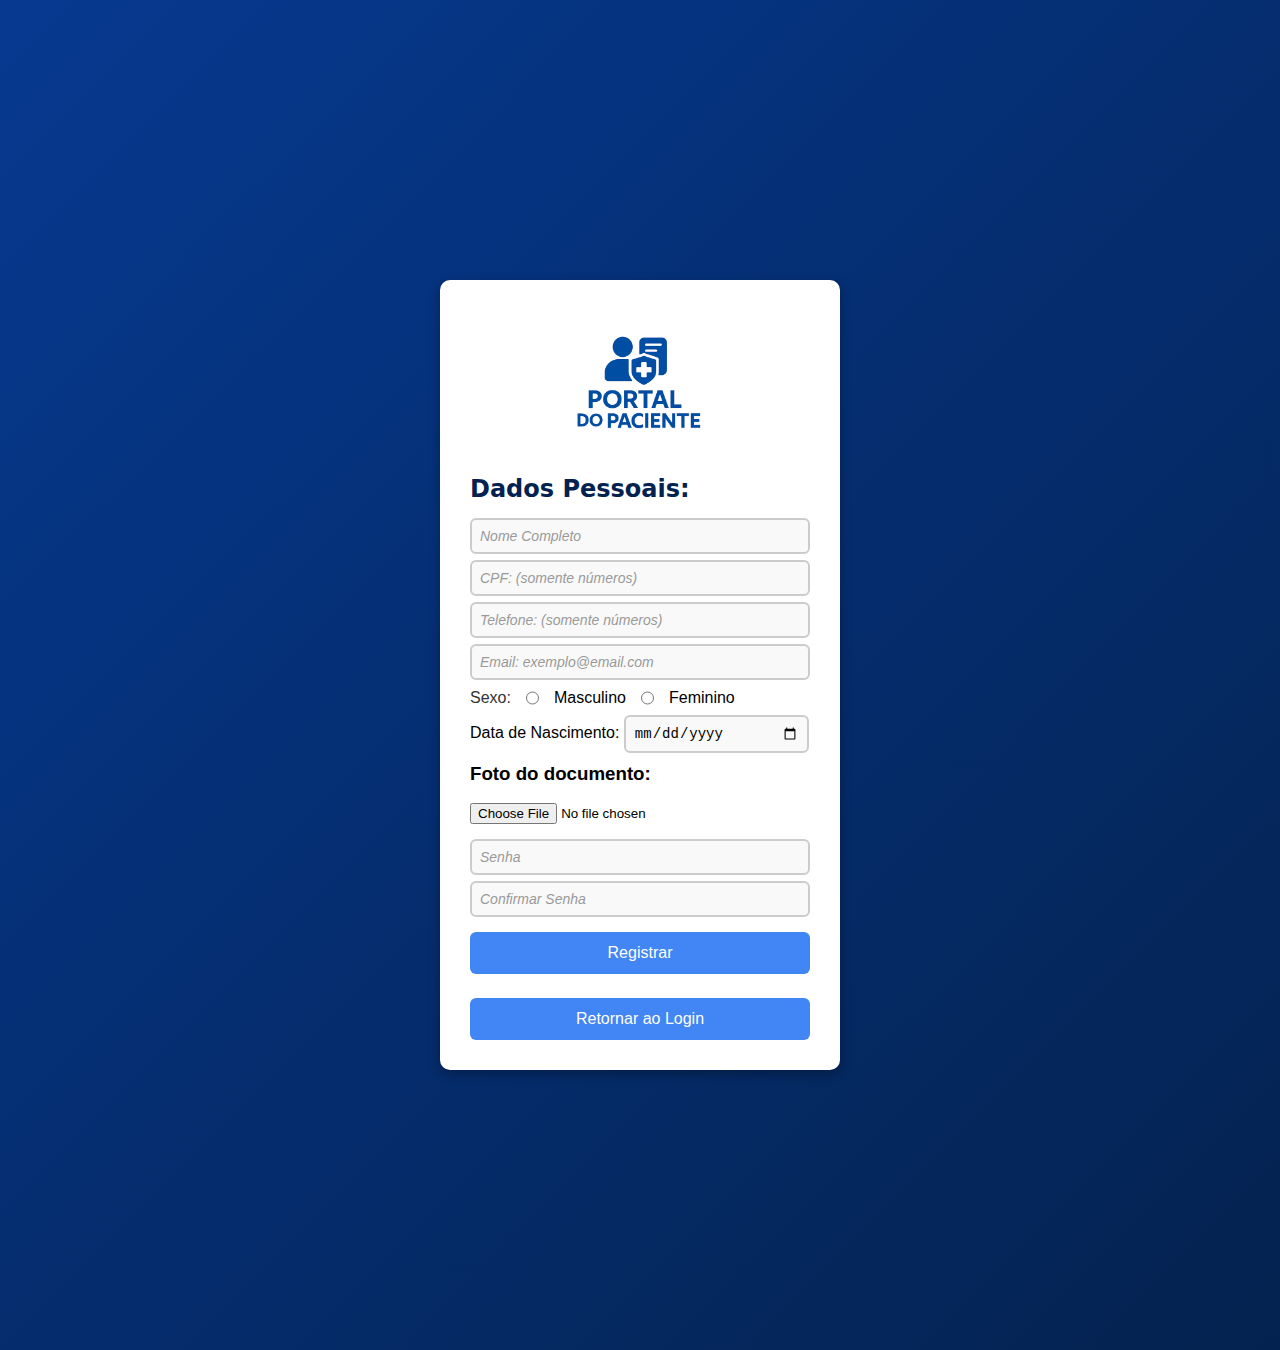
<file: Front_End/HTML/signUpPage.html>
<!DOCTYPE html>
<html lang="pt-br">

<head>
  <meta charset="UTF-8" />
  <meta name="viewport" content="width=device-width, initial-scale=1.0" />
  <link rel="shortcut icon" href="/Front_End/img/LogoPortalApenasRedondoFundoBranco.png" type="image/x-icon">
  <link rel="stylesheet" href="../CSS/signUpPage.css" />
  <script src="../JS/CadastroServices/cadastroPessoais/formatacaoCpfNumero.js"></script>
  <script src="../JS/CadastroServices/cadastroPessoais/cadastroPessoais.js"></script>
  <title>Sign Up</title>
</head>

<body>
  <div class="form-container">
    <div class="form_autenticacao">
      <form id="cadastroForm">
       <img src="../img/logoLogin.png" alt="">

        <h2>Dados Pessoais:</h2>

        <div class="erroCadastrar" style="display: none;" required>
          <p>Erro ao cadastrar as informações pessoais!</p>
        </div>

        <div class="caixa_input" required>
          <input type="text" name="nome" id="nome"  placeholder="Nome Completo" maxlength="100" />
        </div>

        <div class="caixa_input" required>
          <input type="text" name="cpf" id="cpf"  placeholder="CPF: (somente números)" maxlength="11"
            pattern="\d{11}" />
        </div>

        <div class="caixa_input" required>
          <input type="text" name="telefone" id="telefone"  placeholder="Telefone: (somente números)"
            maxlength="11" pattern="\d{10,11}" />
        </div>

        <div class="caixa_input" required>
          <input type="email" name="email" id="email"  placeholder="Email: exemplo@email.com" maxlength="100" />
        </div>

        <div class="radio_sexo" required>
          <label for="sexo">Sexo: </label>
          <input type="radio" name="sexo" id="sexo_m" value="M" > Masculino
          <input type="radio" name="sexo" id="sexo_f" value="F"> Feminino
        </div>

        <div class="dt_nascimento" required>
          <label for="dt_nascimento">Data de Nascimento:</label>
          <input type="date" name="dt_nascimento" id="dt_nascimento" min="1900-01-01" max="2100-12-31">
        </div>

        <div class="input_doc" required>
          <h3>Foto do documento:</h3>
          <br>
          <input type="file" id="arquivo" />
        </div>

        <div class="senhaInput">
          <input type="password" name="senha" id="senha"  placeholder="Senha" maxlength="30" >
        </div>

        <div class="senhaInput">
          <input type="password" name="confirmar_senha" id="confirmar_senha"  placeholder="Confirmar Senha"
            maxlength="30" >
        </div>

        <div class="erroCPF">
          <p>Este CPF já está em uso!</p>
        </div>

        <div class="erroEMAIL">
          <p>Este email já está em uso!</p>
        </div>

        <div class="erroSENHA">
          <p>As senhas devem ser iguais!</p>
        </div>

        <div class="erroIdade">
          <p>Idade minima para cadastro de 18 anos!</p>
        </div>
        
        <div class="erroDocumento">
          <p>O documento pessoal deve ser adicionado!</p>
        </div>
        <div class="senhaVazia">
          <p>Insira uma senha!</p>
        </div>
        <div class="campoNull">
          <p>Preencha todos os campos!</p>
        </div>
        <div class="BigArquivo">
          <p>O arquivo excede o tamanho limite!</p>
        </div>
        
        <button type="submit">Registrar</button>
        <button onclick="location.href='../HTML/loginPage.html'">Retornar ao Login</button>
      </form>
    </div>
  </div>
</body>

</html>
</file>
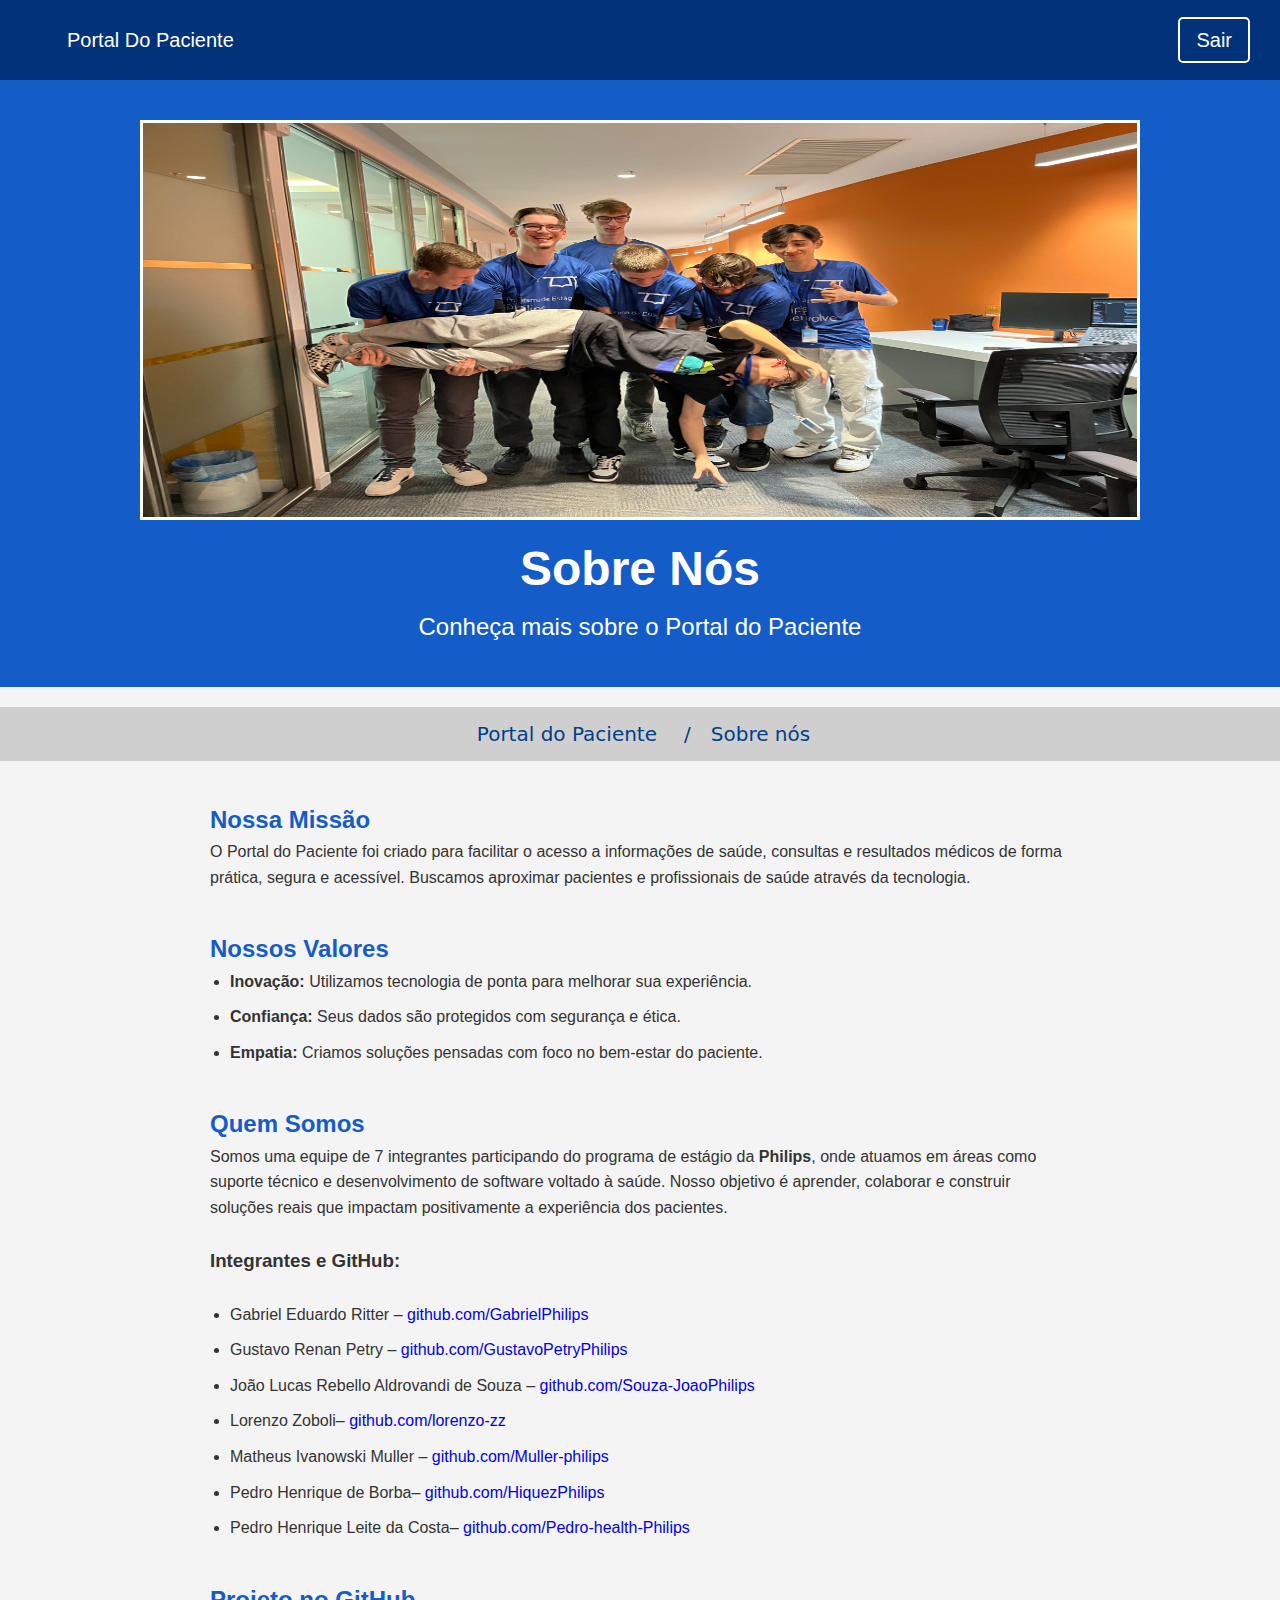
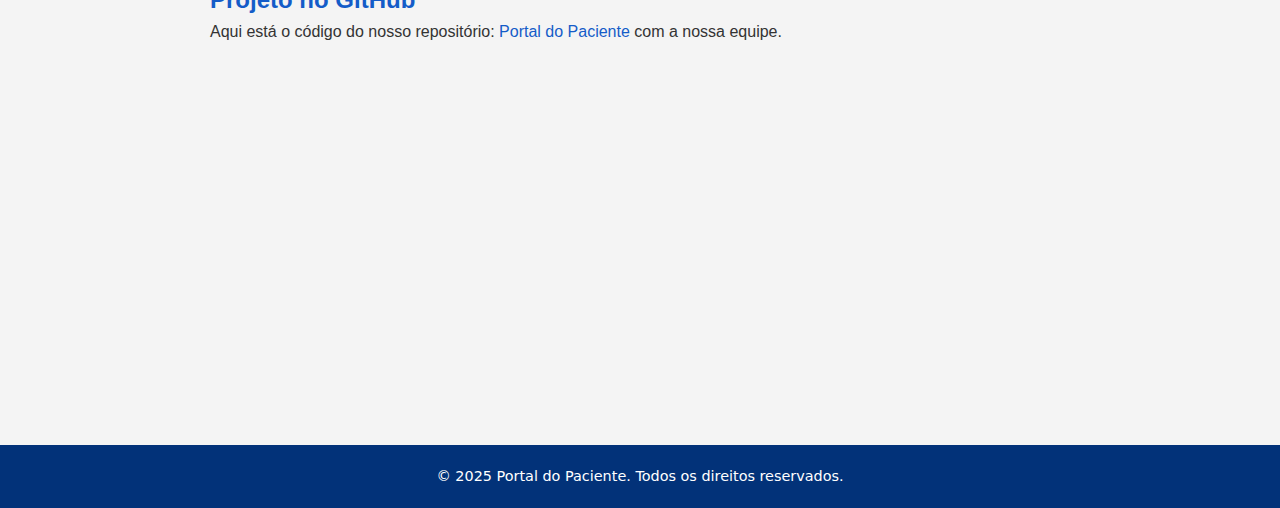
<file: Front_End/HTML/sobreNos.html>
<!DOCTYPE html>
<html lang="pt-BR">
<head>
  <meta charset="UTF-8">
  <meta name="viewport" content="width=device-width, initial-scale=1">
  <title>Sobre Nós - Portal do Paciente</title>
  <link rel="shortcut icon" href="/Front_End/img/LogoPortalApenasRedondoFundoBranco.png" type="image/x-icon">
  <link rel="stylesheet" href="/Front_End/CSS/sobreNos.css"> 
  <link rel="stylesheet" href="/Front_End/CSS/global.css">
</head>
<body>
  <header class="navbar">
    <nav>
      <a href="index.html">Portal Do Paciente</a>
    </nav>
    <div class="right_links">
      <a href="/Front_End/HTML/loginPage.html" id="logout_button">Sair</a>
    </div>
  </header>
      
      <div class="titulo_principal">
        <img src="../img/fotoGrupo.jpg" class="nossaFoto">

        <h1>Sobre Nós</h1>
        <p>Conheça mais sobre o Portal do Paciente</p>
      </div>
      <div class="page_navigator">
        <a href="../HTML/index.html">Portal do Paciente</a>
        <p>/</p>
        <p>Sobre nós</p>
    </div>
  <main class="sobre-nos">
    <section class="intro">
      <h2>Nossa Missão</h2>
      <p>
        O Portal do Paciente foi criado para facilitar o acesso a informações de saúde, consultas e resultados médicos de forma prática, segura e acessível.
        Buscamos aproximar pacientes e profissionais de saúde através da tecnologia.
      </p>
    </section>

    <section class="valores">
      <h2>Nossos Valores</h2>
      <ul>
        <li><strong>Inovação:</strong> Utilizamos tecnologia de ponta para melhorar sua experiência.</li>
        <li><strong>Confiança:</strong> Seus dados são protegidos com segurança e ética.</li>
        <li><strong>Empatia:</strong> Criamos soluções pensadas com foco no bem-estar do paciente.</li>
      </ul>
    </section>

    <section class="equipe">
        <h2>Quem Somos</h2>
        <p>
          Somos uma equipe de 7 integrantes participando do programa de estágio da <strong>Philips</strong>, onde atuamos em áreas como suporte técnico e desenvolvimento de software voltado à saúde. Nosso objetivo é aprender, colaborar e construir soluções reais que impactam positivamente a experiência dos pacientes.
        </p>
        <br>
        <h3>Integrantes e GitHub:</h3>
        <br>
        <ul>
          <li>Gabriel Eduardo Ritter – <a href="https://github.com/GabrielPhilips" target="_blank">github.com/GabrielPhilips</a></li>
          <li>Gustavo Renan Petry – <a href="https://github.com/GustavoPetryPhilips" target="_blank">github.com/GustavoPetryPhilips</a></li>
          <li>João Lucas Rebello Aldrovandi de Souza – <a href="https://github.com/Souza-JoaoPhilips" target="_blank">github.com/Souza-JoaoPhilips</a></li>
          <li>Lorenzo Zoboli– <a href="https://github.com/lorenzo-zz" target="_blank">github.com/lorenzo-zz</a></li>
          <li>Matheus Ivanowski Muller – <a href="https://github.com/Muller-philips" target="_blank">github.com/Muller-philips</a></li>
          <li>Pedro Henrique de Borba– <a href="https://github.com/HiquezPhilips" target="_blank">github.com/HiquezPhilips</a></li>
          <li>Pedro Henrique Leite da Costa– <a href="https://github.com/Pedro-health-Philips" target="_blank">github.com/Pedro-health-Philips</a></li>
        </ul>
      </section>

    <section class="contato">
      <h2>Projeto no GitHub</h2>
      <p>Aqui está o código do nosso repositório: <a href="https://github.com/lorenzo-zz/Prj_Portal_do_Paciente">Portal do Paciente</a> com a nossa equipe.</p>
    </section>
  </main>

  <footer class="footer">
    <p>&copy; 2025 Portal do Paciente. Todos os direitos reservados.</p>
  </footer>
</body>
</html>
</file>
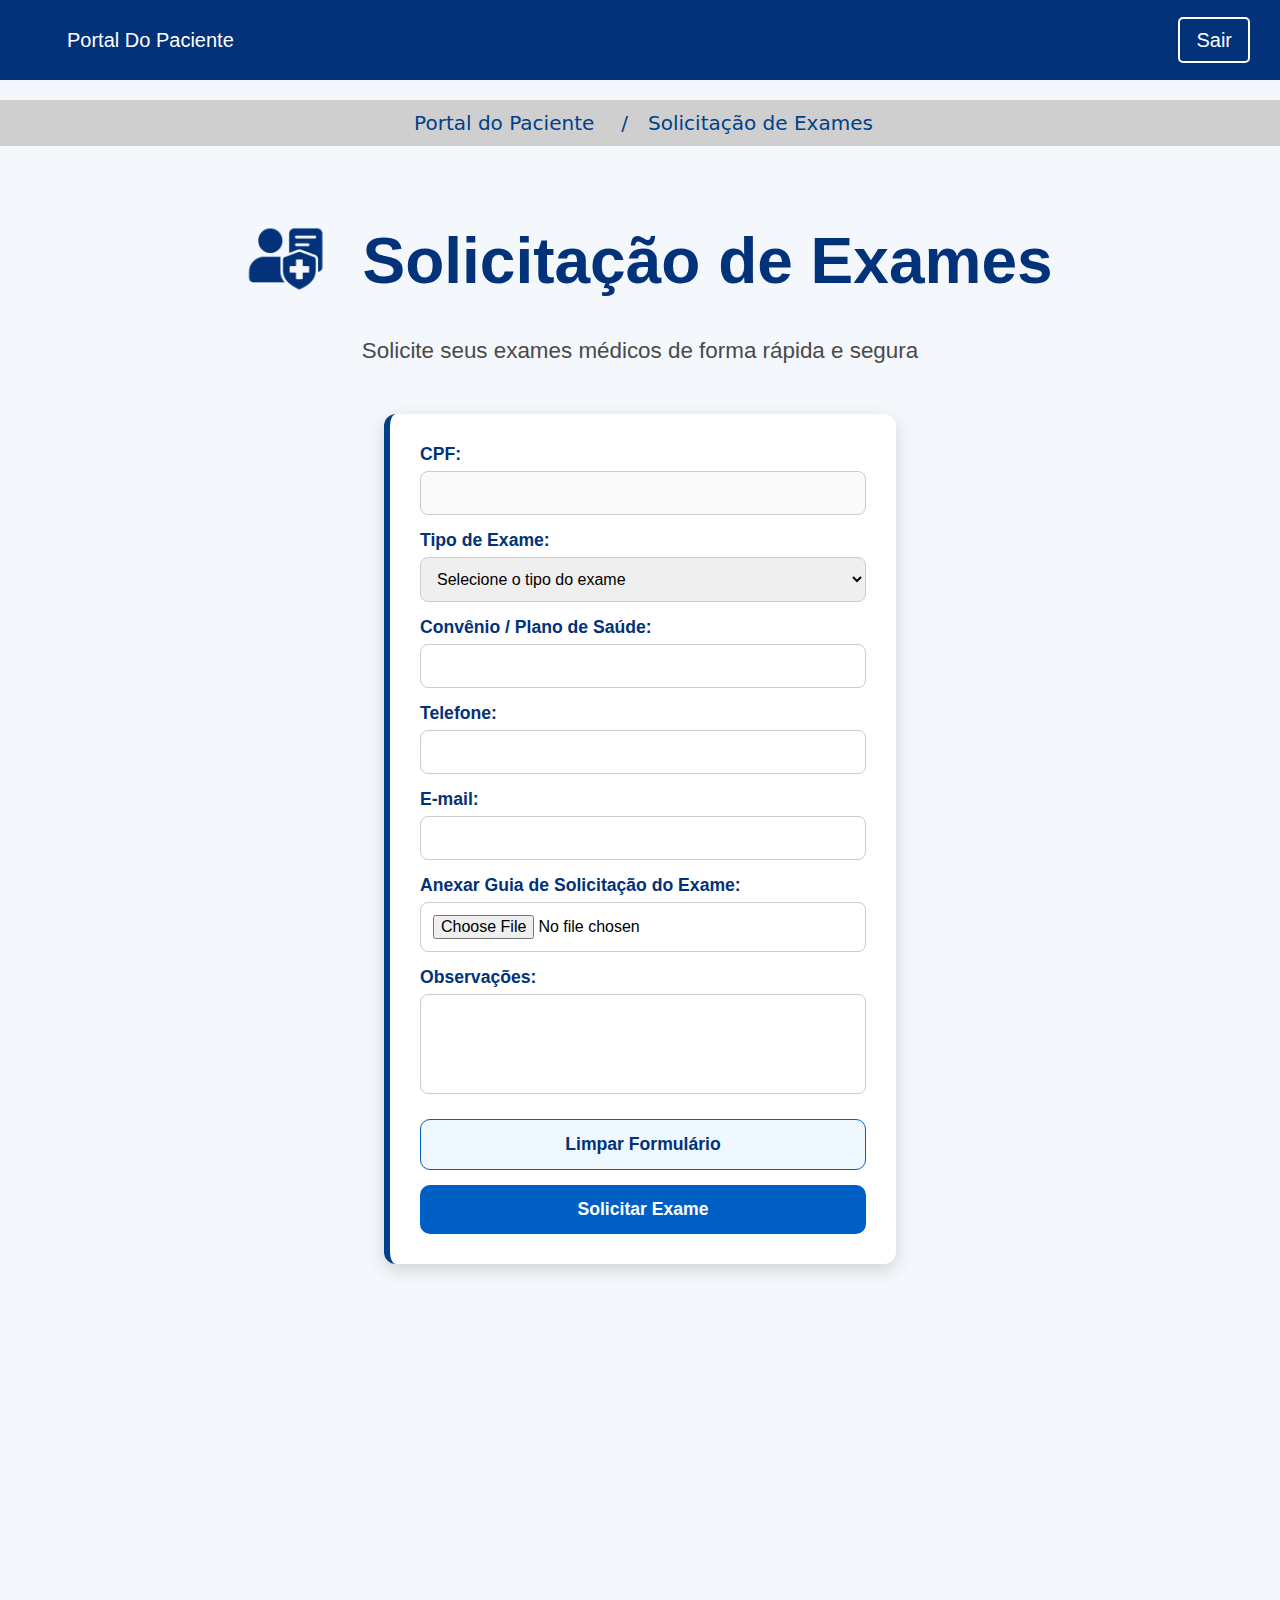
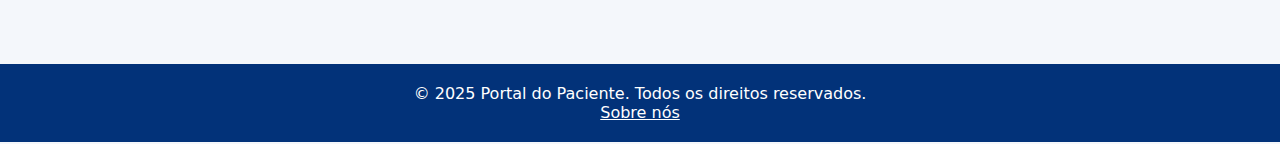
<file: Front_End/HTML/solicitacaoExames.html>
<!DOCTYPE html>
<html lang="pt-br">

<head>
  <meta charset="UTF-8" />
  <meta name="viewport" content="width=device-width, initial-scale=1.0" />
  <title>Solicitação de Exames - Portal do Paciente</title>
  <link rel="stylesheet" href="/Front_End/CSS/global.css" />
  <link rel="stylesheet" href="/Front_End/CSS/solicitacaoExames.css" />
  <link rel="shortcut icon" href="/Front_End/img/LogoPortalApenasRedondoFundoBranco.png" type="image/x-icon">
  <script src="../JS/Exames/solicitacaoExames.js"></script>
</head>

<body>

  <header class="navbar">
    <nav>
      <a href="index.html">Portal Do Paciente</a>
    </nav>
    <div class="right_links">
      <a href="/Front_End/HTML/loginPage.html" id="logout_button">Sair</a>
    </div>
  </header>

  <div class="page_navigator">
    <a href="../HTML/index.html">Portal do Paciente</a>
    <p>/</p>
    <p>Solicitação de Exames</p>
  </div>

  <div class="title-area">
    <div class="title-with-image">
      <img src="/Front_End/img/logoSemEscrita.png" alt="Ícone de Exames" class="titulo-img" />
      <h1>Solicitação de Exames</h1>
    </div>
    <p>Solicite seus exames médicos de forma rápida e segura</p>
  </div>

  <main class="exames-container">
    <form id="exames-form">
      <div class="form-group">
        <label for="cpf-paciente">CPF:</label>
        <input type="text" id="cpf-paciente" name="cpf-paciente" maxlength="11" disabled />
      </div>

      <div class="form-group">
        <label for="tipo-exame">Tipo de Exame:</label>

        <select id="tipo-exame" name="tipo-exame">
          <option value="" >Selecione o tipo do exame</option> 
          <option value="hemograma-completo">Hemograma completo</option>
          <option value="contagem-de-plaquetas">Contagem de plaquetas</option>
          <option value="contagem-de-leucocitos">Contagem de leucócitos</option>
          <option value="contagem-de-hemacias">Contagem de hemácias</option>
          <option value="hematocrito">Hematócrito</option>
          <option value="hemoglobina">Hemoglobina</option>
          <option value="volume-corpuscular-medio-vcm">Volume corpuscular médio (VCM)</option>
          <option value="hemoglobina-corpuscular-media-hcm">Hemoglobina corpuscular média (HCM)</option>
          <option value="concentracao-de-hemoglobina-corpuscular-media-chcm">Concentração de hemoglobina corpuscular
            média (CHCM)</option>
          <option value="indice-de-anisocitose">Índice de anisocitose</option>
          <option value="indice-de-macrocitose">Índice de macrocitose</option>
          <option value="indice-de-microcitose">Índice de microcitose</option>
          <option value="indice-de-hipocromia">Índice de hipocromia</option>
          <option value="indice-de-policromasia">Índice de policromasia</option>
          <option value="indice-de-reticulocitos">Índice de reticulócitos</option>
          <option value="indice-de-plaquetas-grandes">Índice de plaquetas grandes</option>
          <option value="indice-de-plaquetas-imaturas">Índice de plaquetas imaturas</option>
          <option value="indice-de-plaquetas-jovens">Índice de plaquetas jovens</option>
          <option value="glicemia-de-jejum">Glicemia de jejum</option>
          <option value="colesterol-total">Colesterol total</option>
          <option value="triglicerideos">Triglicerídeos</option>
          <option value="acido-urico">Ácido úrico</option>
          <option value="creatinina">Creatinina</option>
          <option value="ureia">Ureia</option>
          <option value="tgo-ast">TGO (AST)</option>
          <option value="tgp-alt">TGP (ALT)</option>
          <option value="gama-gt">Gama GT</option>
          <option value="fosfatase-alcalina">Fosfatase alcalina</option>
          <option value="bilirrubina-total-e-fracoes">Bilirrubina total e frações</option>
          <option value="albumina">Albumina</option>
          <option value="globulina">Globulina</option>
          <option value="relacao-ag">Relação A/G</option>
          <option value="tempo-de-protrombina-tp">Tempo de protrombina (TP)</option>
          <option value="tempo-de-tromboplastina-parcial-ativada-ttpa">Tempo de tromboplastina parcial ativada (TTPa)
          </option>
          <option value="inr">INR</option>
          <option value="fibrinogenio">Fibrinogênio</option>
          <option value="d-dimero">D-dímero</option>
          <option value="eletrolytos-sodio-potassio-cloro">Eletrólitos (sódio, potássio, cloro)</option>
          <option value="calcio-total">Cálcio total</option>
          <option value="calcio-ionizado">Cálcio ionizado</option>
          <option value="magnesio">Magnésio</option>
          <option value="fosforo">Fósforo</option>
          <option value="ferro-serico">Ferro sérico</option>
          <option value="ferritina">Ferritina</option>
          <option value="transferrina">Transferrina</option>
          <option value="indice-de-saturacao-da-transferrina">Índice de saturação da transferrina</option>
          <option value="zinco">Zinco</option>
          <option value="cobre">Cobre</option>
          <option value="vitamina-b12">Vitamina B12</option>
          <option value="acido-folico">Ácido fólico</option>
          <option value="homocisteina">Homocisteína</option>
          <option value="vitamina-d">Vitamina D</option>
          <option value="paratormonio-pth">Paratormônio (PTH)</option>
          <option value="testosterona-total">Testosterona total</option>
          <option value="testosterona-livre">Testosterona livre</option>
          <option value="dhea-s">DHEA-S</option>
          <option value="fsh">FSH</option>
          <option value="lh">LH</option>
          <option value="estradiol">Estradiol</option>
          <option value="progesterona">Progesterona</option>
          <option value="prolactina">Prolactina</option>
          <option value="cortisol">Cortisol</option>
          <option value="acth">ACTH</option>
          <option value="insulina">Insulina</option>
          <option value="peptide-c">Peptídeo C</option>
          <option value="glicemia-pos-prandial">Glicemia pós-prandial</option>
          <option value="hemoglobina-glicada">Hemoglobina glicada</option>
          <option value="anticorpos-anti-tpo">Anticorpos anti-TPO</option>
          <option value="anticorpos-anti-tireoglobulina">Anticorpos anti-tireoglobulina</option>
          <option value="tireoglobulina">Tireoglobulina</option>
          <option value="cea">CEA</option>
          <option value="ca-125">CA 125</option>
          <option value="ca-19-9">CA 19-9</option>
          <option value="ca-15-3">CA 15-3</option>
          <option value="alfa-fetoproteina">Alfa-fetoproteína</option>
          <option value="beta-hcg">Beta-HCG</option>
          <option value="psa-total">PSA total</option>
          <option value="psa-livre">PSA livre</option>
          <option value="ck-total">CK total</option>
          <option value="ck-mb">CK-MB</option>
          <option value="troponina-i">Troponina I</option>
          <option value="mioglobina">Mioglobina</option>
          <option value="bnp">BNP</option>
          <option value="nt-probnp">NT-proBNP</option>
          <option value="lipase">Lipase</option>
          <option value="amilase">Amilase</option>
          <option value="gastrina">Gastrina</option>
          <option value="calcitonina">Calcitonina</option>
          <option value="proteina-total">Proteína total</option>
          <option value="imunoglobulina-a">Imunoglobulina A</option>
          <option value="imunoglobulina-g">Imunoglobulina G</option>
          <option value="imunoglobulina-m">Imunoglobulina M</option>
          <option value="pcr-ultrassensivel">PCR ultrassensível</option>
          <option value="lipoproteina-a">Lipoproteína A</option>
          <option value="apolipoproteina-a1">Apolipoproteína A1</option>
          <option value="apolipoproteina-b">Apolipoproteína B</option>
          <option value="colesterol-hdl">Colesterol HDL</option>
          <option value="colesterol-ldl">Colesterol LDL</option>
          <option value="colesterol-vldl">Colesterol VLDL</option>
          <option value="perfil-lipidico">Perfil lipídico</option>
          <option value="teste-de-funcao-hepatica">Teste de função hepática</option>
          <option value="teste-de-funcao-renal">Teste de função renal</option>
          <option value="teste-de-coagulacao">Teste de coagulação</option>
          <option value="exame-toxicológico">Exame toxicológico</option>
          <option value="anticorpos-ana">Anticorpos ANA</option>
          <option value="anticorpos-anti-dna">Anticorpos anti-DNA</option>
          <option value="fator-reumatoide">Fator reumatoide</option>
          <option value="complemento-c3">Complemento C3</option>
          <option value="complemento-c4">Complemento C4</option>
          <option value="anticardiolipina-igg-igm">Anticardiolipina IgG/IgM</option>
          <option value="lupus-anticoagulante">Lúpus anticoagulante</option>
          <option value="anti-ccp">Anti-CCP</option>
          <option value="teste-de-hiv">Teste de HIV</option>
          <option value="hepatite-a-igm">Hepatite A IgM</option>
          <option value="hepatite-b-hbsag-anti-hbs-anti-hbc">Hepatite B (HBsAg, anti-HBs, anti-HBc)</option>
          <option value="hepatite-c-anti-hcv">Hepatite C (anti-HCV)</option>
          <option value="sifilis-vdrl-fta-abs">Sífilis (VDRL, FTA-Abs)</option>
          <option value="citomegalovirus-igg-igm">Citomegalovírus IgG/IgM</option>
          <option value="toxoplasmose-igg-igm">Toxoplasmose IgG/IgM</option>
          <option value="rubéola-igg-igm">Rubéola IgG/IgM</option>
          <option value="herpes-simples-igg-igm">Herpes simples IgG/IgM</option>
          <option value="epstein-barr-igg-igm">Epstein-Barr IgG/IgM</option>
        </select>
      </div>

      <div class="form-group">
        <label for="convenio">Convênio / Plano de Saúde:</label>
        <input type="text" id="convenio" name="convenio" maxlength="7" />
      </div>

      <div class="form-group">
        <label for="telefone">Telefone:</label>
        <input type="tel" id="telefone" name="telefone" maxlength="11" />
      </div>

      <div class="form-group">
        <label for="email">E-mail:</label>
        <input type="email" id="email" name="email" />
      </div>

      <div class="form-group">
        <label for="anexar-arquivo">Anexar Guia de Solicitação do Exame:</label>
        <input type="file" id="anexar-arquivo" name="anexar-arquivo" />
      </div>

      <div class="form-group">
        <label for="observacoes">Observações:</label>
        <textarea id="observacoes" name="observacoes" rows="4"></textarea>
      </div>

      <div class="descricaoErro">
        <p>A descrição deve conter até no máximo 500 caracteres!</p>
      </div>

      <button type="button" class="limpar-btn" onclick="limparFormulario()">Limpar Formulário</button>

      <button type="submit" class="solicitar-btn">Solicitar Exame</button>
    </form>
    <div id="modal-alerta" class="modal-alerta hidden">
      <div class="modal-conteudo">
        <p>Consulta agendada com sucesso!</p>
        <button onclick="fecharModal()">OK</button>
      </div>
    </div>
  </main>
  
  <footer class="footer">
    <p>&copy; 2025 Portal do Paciente. Todos os direitos reservados.</p>
    <a href="/Front_End/HTML/sobreNos.html">Sobre nós</a>
  </footer>

  
</body>

</html>
</file>
<file: Front_End/CSS/adressSignUp.css>
* {
  box-sizing: border-box;
  margin: 0;
  padding: 0;
  user-select: none;

}

body {
  display: flex;
  justify-content: center;
  align-items: center;
  height: 100vh;
  font-family: Arial, sans-serif;
  background: linear-gradient(135deg, #063990, #04224f);
}

.form-container {
  background-color: #fff;
  padding: 30px;
  width: 100%;
  max-width: 400px;
  border-radius: 10px;
  box-shadow: 0 4px 12px rgba(0, 0, 0, 0.3);
}

.form_autenticacao h2 {
    font-family: system-ui, -apple-system, BlinkMacSystemFont, 'Segoe UI', Roboto, Oxygen, Ubuntu, Cantarell, 'Open Sans', 'Helvetica Neue', sans-serif;
    color: #04224f;
}

form a {
  display: flex;
  justify-content: center;
  align-items: center;
}

.form_autenticacao form img {
  width: 150px;
}

form {
  display: flex;
  flex-direction: column;
  gap: 15px;
}

.input-row input:focus {
  border-color: #4285f4;
  background-color: #fff;
  box-shadow: 0 0 5px rgba(66, 133, 244, 0.4);
}

::placeholder {
  color: #999;
  font-style: italic;
}

.radio_sexo {
  display: flex;
  gap: 15px;
  margin-top: 3px;
  margin-bottom: -7px;
  accent-color: #4285f4;
}

.radio_sexo label {
  font-weight: normal;
  color: #333;
}

button {
  padding: 12px;
  background-color: #4285f4;
  color: white;
  border: none;
  border-radius: 6px;
  font-size: 16px;
  cursor: pointer;
  transition: background-color 0.3s ease;
  width: 100%;
  margin-top: 5px;
}

button:hover {
  background-color: #357ae8;
}

input[type="number"]::-webkit-inner-spin-button,
input[type="number"]::-webkit-outer-spin-button {
  -webkit-appearance: none;
  margin: 0;
}

.senha input {
    float: right
}

.endereco input {
  width: 100%;
  border-radius: 6px;
  font-size: 14px;
  transition: all 0.3s ease;
  background-color: #f9f9f9;
  outline: none;
  flex: 1;
  padding: 8px;
  border: 2px solid #ccc;
  margin-bottom: 6px;
}

.cidade_estado {
  display: flex;
  gap: 5px;
}

select {
    border-radius: 6px;
    font-size: 14px;
    transition: all 0.3s ease;
    background-color: #f9f9f9;
    outline: none;
    flex: 1;
    padding: 8px;
    border: 2px solid #ccc;
    color: #999;
    margin-bottom: 6px;
}

.erroCadastrarEndereco{
    font-size: 14px;
    background-color: red;
    color: white;
    border-radius: 10px;
    font-weight: bold;
    margin: 8px;
    display: flex;
    display: none;
    justify-content: center;
    align-items: center;
}


.fotoLogo {
  display: flex;
  margin-left: 95px;
}
</file>
<file: Front_End/CSS/global.css>
* {
  padding: 0;
  margin: 0;
  box-sizing: border-box;
}

.page_navigator {
  display: flex;
  justify-content: center;
  align-items: center;
  margin-top: 20px;
  background: #cfcfcf;
  width: 100%;
  width: auto;
  font-family: system-ui, -apple-system, BlinkMacSystemFont, 'Segoe UI', Roboto, Oxygen, Ubuntu, Cantarell, 'Open Sans', 'Helvetica Neue', sans-serif;
}

.page_navigator a {
  text-decoration: none;
  color: #003f8a;
  font-size: 1.25em;
  padding: 10px 16px;
  border-radius: 5px;
  border: 1.5px solid transparent;
}

.page_navigator a:hover {
  color: #fff;
  background-color: rgb(8,52,124,0.8);
}

.page_navigator p {
  font-size: 1.25em;
  color: #003f8a;
  margin: 0 10px;
}

.navbar {
  display: flex;
  justify-content: space-between;
  align-items: center;
  padding: 20px 30px;
  background-color: #023279;
  height: 80px;
  transition: transform 0.3s ease;
  font-family: Arial;
  z-index: 10;
  position: relative;
}

.navbar a {
  color: white;
  text-decoration: none;
  font-size: 20px;
  margin-left: 20px;
  padding: 10px 16px;
  border: 1.5px solid transparent;
}

.hamburger {
  display: none;
  flex-direction: column;
  cursor: pointer;
  position: absolute;
  right: 20px;
  z-index: 15;
}

.hamburger div {
  width: 25px;
  height: 3px;
  background-color: white;
  margin: 4px;
  transition: 0.4s;
}

@media (max-width: 768px) {
  .navbar {
    flex-direction: row;
    justify-content: space-between;
  }
  
  .right_links {
    display: none;
    flex-direction: column;
    background-color: #023279;
    position: absolute;
    top: 80px;
    right: 0;
    width: 100%;
    padding: 20px;
    z-index: 5;
  }

  .right_links.active {
    display: flex;
  }

  .right_links a {
    padding: 15px;
    text-align: center;
    border-top: 1px solid white;
    display: flex;
    align-items: center;
    justify-content: center;
  }
}

#logout_button {
  border: solid 2px white;
  border-radius: 5px;
}

#logout_button:hover {
  border: solid 2px white;
  border-radius: 5px;
  background-color: white;
  color: #023178;
  transition: 0.3s;
}

.footer {
  margin-top: 400px;
  background-color: #023279;
  color: white;
  text-align: center;
  padding: 20px 0;
  bottom: 0;
  width: 100%;
  font-family: system-ui, -apple-system, BlinkMacSystemFont, 'Segoe UI', Roboto, Oxygen, Ubuntu, Cantarell, 'Open Sans', 'Helvetica Neue', sans-serif;
}
.footer a {
  color: white;
  text-decoration:underline;
}
</file>
<file: Front_End/CSS/agendamento.css>
body {
  font-family: Arial, sans-serif;
  background-color:#f4f7fb;
  margin: 0;
  padding: 0;
  user-select: none;

}

.exames-container {
  max-width: 700px;
  margin: 50px auto;
  padding: 30px;
  background-color: white;
  border-radius: 12px;
  box-shadow: 0 6px 18px rgba(0, 0, 0, 0.15);
  border-left: 6px solid #003f8a;
}

form {
  display: flex;
  flex-direction: column;
  gap: 24px;
}

.form-group {
  display: flex;
  flex-direction: column;
}

label {
  font-size: 1.1rem;
  font-weight: bold;
  margin-bottom: 6px;
  color: #023279;
}

input, select {
  width: 100%;
  padding: 12px;
  border-radius: 8px;
  border: 1.5px solid #ccc;
  font-size: 1rem;
}

.solicitar-btn {
  background-color: #005fc5;
  color: white;
  padding: 14px;
  border-radius: 10px;
  font-size: 1.1rem;
  font-weight: bold;
  transition: background-color 0.3s, transform 0.2s;
  border: none;
  cursor: pointer;
}

.solicitar-btn:hover {
  background-color: #004a9f;
  transform: scale(1.05);
}

.title-with-image {
  display: flex;
  align-items: center;
  justify-content: center;
  text-align: center;
  margin-top: 60px;
  color: #023279;
}

.title-with-image img {
  width: 120px;
  height: 120px;
  margin-right: 15px;
}

.title-with-image h1 {
  font-size: 4rem;
  margin-bottom: 12px;
}

.title-area p {
  font-size: 1.4rem;
  color: #4a4a4a;
  margin-top: 12px;
  text-align: center;
}

@media (max-width: 768px) {
  .exames-container {
    max-width: 90%;
    padding: 20px;
  }

  .title-with-image h1 {
    font-size: 2.5rem;
  }

  input, select {
    font-size: 0.95rem;
    padding: 10px;
  }

  .solicitar-btn {
    font-size: 1rem;
    padding: 12px;
  }
}

.modal-alerta {
  position: fixed;
  top: 0;
  left: 0;
  width: 100%;
  height: 100%;
  background-color: rgba(0, 0, 0, 0.4);
  display: flex;
  align-items: center;
  justify-content: center;
  z-index: 999;
  
}

.modal-conteudo {
  background-color: white;
  padding: 30px;
  border-radius: 12px;
  text-align: center;
  box-shadow: 0 8px 24px rgba(0, 0, 0, 0.2);
  margin-top: 45vh;

  
}

.modal-conteudo p {
  font-size: 1.2rem;
  color: #023279;
  margin-bottom: 20px;
  
}

.modal-conteudo button {
  background-color: #005fc5;
  color: white;
  border: none;
  padding: 12px 24px;
  border-radius: 8px;
  font-size: 1rem;
  cursor: pointer;
  font-weight: bold;
}

.modal-conteudo button:hover {
  background-color: #004a9f;
}

.hidden {
  display: none;
}

input[type="number"]::-webkit-inner-spin-button,
input[type="number"]::-webkit-outer-spin-button {
  -webkit-appearance: none;
  margin: 0;
}

.limpar-btn {
  background-color: #f0f8ff;
  color: #023279; 
  padding: 14px;
  border-radius: 10px;
  font-size: 1.1rem;
  font-weight: bold;
  transition: background-color 0.3s, transform 0.2s;
  border: 1.5px solid #005fc5; 
  cursor: pointer;
  margin-top: 10px;
}

.limpar-btn:hover {
  background-color: #e0efff; 
  transform: scale(1.05);
}
</file>
<file: Front_End/CSS/cadastroAlergias.css>
* {
  box-sizing: border-box;
  margin: 0;
  padding: 0;
  user-select: none;

}

body {
  display: flex;
  justify-content: center;
  align-items: center;
  height: 100vh;
  font-family: Arial, sans-serif;
  background: linear-gradient(135deg, #063990, #04224f);
}

.form-container {
  background-color: #fff;
  padding: 30px;
  width: 100%;
  max-width: 400px;
  border-radius: 10px;
  box-shadow: 0 4px 12px rgba(0, 0, 0, 0.3);
}

.form_alergias h2 {
    font-family: system-ui, -apple-system, BlinkMacSystemFont, 'Segoe UI', Roboto, Oxygen, Ubuntu, Cantarell, 'Open Sans', 'Helvetica Neue', sans-serif;
    color: #04224f;
}

form  {
  display: flex;
  justify-content: center;
  align-items: center;
}

.form_alergias form img {
  width: 150px;
}

form {
  display: flex;
  flex-direction: column;
  gap: 15px;
}

.input-row input:focus {
  border-color: #4285f4;
  background-color: #fff;
  box-shadow: 0 0 5px rgba(66, 133, 244, 0.4);
}

::placeholder {
  color: #999;
  font-style: italic;
}

button {
  padding: 12px;
  background-color: #4285f4;
  color: white;
  border: none;
  border-radius: 6px;
  font-size: 16px;
  cursor: pointer;
  transition: background-color 0.3s ease;
  width: 100%;
  margin-top: 5px;
}

button:hover {
  background-color: #357ae8;
}

.alergia {
  display: inline-flex;
  align-items: center;
  background-color: #d0ebff;
  padding: 10px 8px;
  margin: 6px 4px 0 0;
  border-radius: 6px;
  font-size: 14px;
  color: #0c2d48;
  font-weight: bold;
}

.alergia button {
  margin-left: 8px;
  background-color: transparent;
  border: none;
  color: #04224f;
  font-weight: bold;
  font-size: 16px;
  cursor: pointer;
  line-height: 1;
  padding: 5px;
  float: right;
}

.alergia button:hover {
  color: #c0392b;
}

select {
    border-radius: 6px;
    font-size: 14px;
    transition: all 0.3s ease;
    background-color: #f9f9f9;
    outline: none;
    flex: 1;
    padding: 12px;
    border: 2px solid #ccc;
    color: #999;
    margin-bottom: 6px;
    width: 100%;
}

.erroCadastrarAlergia{
    font-size: 14px;
    background-color: red;
    color: white;
    border-radius: 10px;
    font-weight: bold;
    margin: 8px;
    display: flex;
    display: none;
    justify-content: center;
    align-items: center;
}
</file>
<file: Front_End/CSS/dadosConsulta.css>
* {
  box-sizing: border-box;
}

body {
  background-color: #f4f7fb;
  font-family: system-ui, -apple-system, 'Segoe UI', Roboto, Ubuntu, sans-serif;
  margin: 0;
  padding: 0;
  user-select: none;
}


.apresentacao {
  display: flex;
  flex-direction: column;
  align-items: center;
  text-align: center;
  margin-top: 40px;
  color: #023279;
}

.apresentacao h1 {
  font-size: 4rem
  font-color #003f8a;
  margin-bottom: 10px;
}

.apresentacao img {
  width: 100px;
  height: auto;
  margin-bottom: 10px;
}


.medico_paciente {
  display: flex;
  flex-wrap: wrap;
  justify-content: center;
  gap: 15px;
  width: 90%;
    margin: 0 auto;
    margin-top: 20px;
    margin-bottom: 15px;
}

.medico, .paciente {
  background-color: #fff;
  border-left: 6px solid #003f8a;
  border-radius: 15px;
  padding: 15px;
  flex: 1 1 300px;
  max-width: 500px;
}

.medico div, .paciente div {
  display: flex;
  border-bottom: 2px solid #ccc;
  padding: 5px 0;
}

.medico_paciente label, .consulta_container label {
  margin-right: 5px;
  font-weight: bold;
}

h2 {
  font-size: 1.5rem;
  text-align: center;
  color: #003f8a;
  margin-bottom: 10px;
  margin-top: 20px
}



.consulta_container {
  width: 90%;
  margin: 0 auto 50px;
  display: flex;
  justify-content: center;
  flex-direction: column;
  align-items: center;
  gap: 15px;
}

.dados_consulta, .exames, .diagnostico {
  width: 100%;
  max-width: 1015px;
  background-color: #fff;
  border-left: 6px solid #003f8a;
  border-radius: 15px;
  padding: 15px;
}

.dados_consulta div, .exames div, .diagnostico div {
  display: flex;
  flex-wrap: wrap;
  margin-bottom: 10px;
  border-bottom: solid 2px #ccc;
  padding: 5px;
}


@media (max-width: 768px) {
  .medico_paciente {
    flex-direction: column;
    align-items: center;
  }

  .medico, .paciente {
    width: 100%;
  }

  .consulta_container {
    flex-direction: column;
    align-items: center;
  }

  .dados_consulta {
    width: 100%;
  }
}

.cancelar_consulta {
    display: flex;
    justify-content: center;
    margin-top: 15px;
}

#btnCancelarConsulta {
    background-color: #6c757d; 
    color: white;
    border: none;
    padding: 10px 20px;
    font-size: 1rem;
    border-radius: 5px;
    cursor: pointer;
    transition: background-color 0.3s;
}

#btnCancelarConsulta:hover {
    background-color: #5a6268; 
}

.modal {
    display: none;
    position: fixed;
    top: 0;
    left: 0;
    width: 100%;
    height: 100%;
    background: rgba(0, 0, 0, 0.5);
    justify-content: center;
    align-items: center;
}

.modal-content {
    background: white;
    padding: 20px;
    border-radius: 8px;
    text-align: center;
    box-shadow: 0px 4px 10px rgba(0, 0, 0, 0.2);
}

.modal-buttons {
    margin-top: 15px;
    display: flex;
    justify-content: center;
    gap: 10px;
}

#btnConfirmar {
    background-color: #6c757d;
    color: white;
    border: none;
    padding: 10px 15px;
    cursor: pointer;
    border-radius: 5px;
}

#btnFechar {
    background-color: #023279;
    color: white;
    border: none;
    padding: 10px 15px;
    cursor: pointer;
    border-radius: 5px;
}

#btnConfirmar:hover {
    background-color: #5a6268;
}

#btnFechar:hover {
    background-color: #02265c;
}

 .title-area {
    text-align: center;
    margin-top: 50px;
    color: #023279;
  }
   
  .title-area h1 {
    font-size: 4rem;
    margin-bottom: 10px;
  }
   
  .title-area p {
     font-size: 1.4rem;
    color: #4a4a4a;
    margin-top: 12px;
    text-align: center;
  }
   
  .title-with-image {
    display: flex;
    align-items: center;
    justify-content: center;
    gap: 12px; 
  }
   
  .titulo-img {
    width: 120px;
    height: 120px;
    object-fit: contain;
  }

  input{
    border: none;
    width: 40%;
    margin-top: 3px;
  }
</file>
<file: Front_End/CSS/detalhesExame.css>
body {
  font-family: Arial, sans-serif;
  background-color: #f4f7fb;
  margin: 0;
  padding: 0;
}

.detalhes-container {
  max-width: 40%;
  margin: 50px auto;
  padding: 30px;
  background-color: white;
  border-radius: 12px;
  box-shadow: 0 6px 18px rgba(0, 0, 0, 0.15);
  border-left: 6px solid #003f8a;
}

.resultado-details {
  display: flex;
  flex-direction: column;
  gap: 15px;
}

.detail-group {
  display: flex;
  flex-direction: column;
}

.detail-group label {
  font-size: 1.1rem;
  font-weight: bold;
  margin-bottom: 6px;
  color: #023279;
}

.detail-group p {
  background-color: #f0f0f0;
  padding: 12px;
  border-radius: 8px;
  font-size: 1rem;
  margin: 0;
}

/* Botão voltar */
.voltar-btn {
  background-color: #005fc5;
  color: white;
  padding: 14px;
  border-radius: 10px;
  font-size: 1.1rem;
  font-weight: bold;
  width: 100%;
  border: none;
  cursor: pointer;
  margin-top: 20px;
  transition: background-color 0.3s, transform 0.2s;
}

.voltar-btn:hover {
  background-color: #004a9f;
  transform: scale(1.05);
}

/* Título e imagem */
.title-area {
  text-align: center;
  margin-top: 60px;
}

.title-with-image {
  display: flex;
  align-items: center;
  justify-content: center;
  text-align: center;
  color: #023279;
}

.title-with-image img {
  width: 120px;
  height: 120px;
  margin-right: 15px;
}

.title-with-image h1 {
  font-size: 4rem;
  margin-bottom: 12px;
  color: #023279;
}

.title-area p {
  font-size: 1.4rem;
  color: #4a4a4a;
  margin-top: 12px;
  text-align: center;
  
}


@media (max-width: 768px) {
  .detalhes-container {
    max-width: 90%;
    padding: 20px;
  }
  
  .detail-group p {
    font-size: 0.95rem;
    padding: 10px;
  }
  
  .voltar-btn {
    font-size: 1rem;
    padding: 12px;
  }
}
</file>
<file: Front_End/CSS/editarPerfil.css>
body {
    margin: 0;
    background-color: #f4f7fb;
    font-family: Arial, sans-serif;
    user-select: none;
}

.container {
    display: flex;
    flex-direction: row; 
    align-items: flex-start;
    justify-content: center; 
    gap: 40px;
    margin: 40px auto;
    width: 100%;
    max-width: 1200px;
    margin-top: 80px;
}

.logo-title {
    display: flex;
    align-items: center;
    text-align: center;
    margin: 0 auto 30px auto;
    color: #023279;
    font-size: 2.5rem;
    justify-content: center;
    margin-top: 80px;
}

.logo-title img {
    width: 120px;
    height: 120px;
}

.card {
    background-color: #fff;
    padding: 30px;
    border-radius: 16px;
    box-shadow: 0 6px 12px rgba(0, 0, 0, 0.1);
    width: 100%;
    max-width: 500px;
    border-left: 6px solid #003f8a;
}

input, textarea, select, label {
    width: 100%;
    padding: 12px;
    margin: 8px 0;
    border-radius: 8px;
    border: 1px solid #cbd5e0;
    font-size: 16px;
    transition: border-color 0.3s;
    box-sizing: border-box;
}

input:focus, textarea:focus, select:focus {
    border-color: #2563eb;
    outline: none;
}

button {
    width: 100%;
    padding: 15px;
    margin-top: 20px;
    background-color: #2563eb;
    color: white;
    border: none;
    border-radius: 8px;
    cursor: pointer;
    font-size: 20px;
    font-weight: bold;
    transition: background-color 0.3s;
}

button:hover {
    background-color: #1d4ed8;
}

.texto {
    font-size: 1.3rem;
    color: #4a4a4a;
    display: flex;
    align-items: center;
    justify-content: center;
}

.modal {
    display: none;
    position: fixed;
    z-index: 10;
    left: 0;
    top: 0;
    width: 100%;
    height: 100%;
    background-color: rgba(0, 0, 0, 0.4);
}

.modal-content {
    background-color: #fff;
    margin: 15% auto;
    padding: 20px;
    border: 1px solid #888;
    width: 80%;
    max-width: 400px;
    border-radius: 8px;
    text-align: center;
}

.close {
    color: #aaa;
    float: right;
    font-size: 28px;
    font-weight: bold;
}

.close:hover,
.close:focus {
    color: #000;
    text-decoration: none;
    cursor: pointer;
}

.ok-button {
    margin-top: 20px;
    padding: 10px 20px;
    background-color: #2563eb;
    color: white;
    border: none;
    border-radius: 8px;
    cursor: pointer;
    font-size: 18px;
    font-weight: bold;
    transition: background-color 0.3s;
}

.ok-button:hover {
    background-color: #1d4ed8;
}

.alergia {
    display: inline-flex;
    align-items: center;
    background-color: #d0ebff;
    padding: 10px 8px;
    margin: 6px 4px 0 0;
    border-radius: 6px;
    font-size: 14px;
    color: #0c2d48;
    font-weight: bold;
    
  }
  
  .alergia button {
    margin-left: 8px;
    background-color: transparent;
    border: none;
    color: #04224f;
    font-weight: bold;
    font-size: 16px;
    cursor: pointer;
    line-height: 1;
    padding: 5px;
    float: right;
  }
  
  .alergia button:hover {
    color: #c0392b;
  }
  
  select {
      border-radius: 6px;
      font-size: 14px;
      transition: all 0.3s ease;
      background-color: #f9f9f9;
      outline: none;
      flex: 1;
      padding: 12px;
      border: 2px solid #ccc;
      color: #999;
      margin-bottom: 6px;
      width: 100%;
  }
  
  .erroCadastrarAlergia{
      font-size: 14px;
      background-color: red;
      color: white;
      border-radius: 10px;
      font-weight: bold;
      margin: 8px;
      display: flex;
      display: none;
      justify-content: center;
      align-items: center;
  }

  .input-row input:focus {
    border-color: #4285f4;
    background-color: #fff;
    box-shadow: 0 0 5px rgba(66, 133, 244, 0.4);
  }
  
  ::placeholder {
    color: #999;
    font-style: italic;
  }
  
  button {
    padding: 12px;
    background-color: #4285f4;
    color: white;
    border: none;
    border-radius: 6px;
    font-size: 16px;
    cursor: pointer;
    transition: background-color 0.3s ease;
    width: 100%;
    margin-top: 5px;
  }
  
  button:hover {
    background-color: #357ae8;
  }

  .form_alergias h2 {
    font-family: system-ui, -apple-system, BlinkMacSystemFont, 'Segoe UI', Roboto, Oxygen, Ubuntu, Cantarell, 'Open Sans', 'Helvetica Neue', sans-serif;
    color: #04224f;
    text-align: center;
    margin-bottom: 50px;
}

.sucessoAlteracao {
    display: flex;
    justify-content: center;
    margin-top: 20px;
    background-color: rgb(42, 235, 42);
    padding: 5px;
    border-radius: 10px;
    display: none;
}

.sucessoAlteracao2 {
    display: flex;
    justify-content: center;
    margin-top: 20px;
    background-color: rgb(42, 235, 42);
    padding: 5px;
    border-radius: 10px;
    display: none;
}

#formulario2 a {
    text-decoration: none; 
}

.mudarAlergia h1{
    width: 100%;
    padding: 15px;
    margin-top: 20px;
    background-color: #4285f4;
    color: white;
    border: none;
    border-radius: 8px;
    cursor: pointer;
    font-size: 20px;
    font-weight: bold;
    transition: background-color 0.3s;
    display: flex;
    justify-content: center;
    justify-content: center;  

}

.mudarAlergia h1:hover {
    background-color: #357ae8;
}
</file>
<file: Front_End/CSS/minhasConsultas.css>
body {
    font-family: Arial, sans-serif;
    background-color: #f4f7fb;
    margin: 0;
    padding: 0;
    user-select: none;
}

h1 {
    margin: 0;
    font-size: 2rem;
}

.consultas-container {
    max-width: 1200px; /* Aumentei para permitir mais espaço */
    margin: 10px auto;
    padding: 40px 80px;
    display: flex;
    flex-direction: column;
    gap: 40px; 
    position: relative;
    padding: 40px;
}

.consultas-container a {
    text-decoration: none;
    color: #003f8a;
}

.consultas-container::before {
    content: '';
    position: absolute;    
    top: 0.5rem;
    right: 0.5rem;
    bottom: 0.5rem;
    left: 0;
    width: 100%; /* Mantém o fundo ocupando toda a largura */
    height: 100%;
    background-color: rgb(255, 255, 255);
    border-radius: 10px;
    box-shadow: 0 4px 15px rgba(0, 0, 0, 0.1);
    z-index: -1;
}

.consulta-card {
    background-color: rgb(244, 244, 244);
    border-left: 6px solid #003f8a;
    border-radius: 10px;
    box-shadow: 0 4px 15px rgba(0, 0, 0, 0.05);
    padding: 50px;
    display: flex;
    justify-content: space-between;
    align-items: center;
    font-size: 0.9rem;
    transition: transform 0.2s ease, box-shadow 0.3s ease, border-color 0.3s ease;
    cursor: pointer;
    margin-bottom: 10px;
    position: relative;
    width: 90%; /* Agora os cards ocupam toda a largura disponível */
    margin: 0 auto;
}

.consulta-card:hover {
    transform: translateY(-4px);
    box-shadow: 0 10px 25px rgba(0, 63, 138, 0.15);
    border-left: 6px solid #007bff;
    background-color: #f0f8ff;
}

.consulta-box {
    display: flex;
    justify-content: space-between;
    flex-direction: row;
    flex-grow: 1;
    width: 100%;
    padding: 20px;
    border-radius: 10px;
    margin-bottom: 10px;
}

.consulta-info h2 {
    margin: 0 0 10px;
    font-size: 1.2rem;
    color: #003f8a;
}

.consulta-info p {
    margin: 5px 0;
    color: #444;
    flex-grow: 1;
}

.status {
    font-weight: bold;
    padding: 8px 14px;
    border-radius: 20px;
    font-size: 0.9rem;
    margin-left: auto;
    text-align: right;
}

.consulta-acoes {
    display: flex;
    flex-direction: column;
    justify-content: center;  
    align-items: flex-end;
    gap: 8px;
    min-width: 650px;
    padding: 15px; 
}

.status-confirmada {
    background-color: #d1f5d3;
    color:#237e2c;
}

.status-cancelada {
    background-color: #f8d7da;
    color: #a3242f;
}

.status-finalizada {
    background-color: #ebe8e8;
    color: #8e8c8c;
}

.paginacao {
    display: flex;
    justify-content: center;
    align-items: center;
    gap: 10px;
    margin-top: 40px;
}

.navegacao-btn {
    background-color: #005fc5;
    color: white;
    padding: 6px 12px;
    border-radius: 8px;
    text-decoration: none;
    font-size: 0.85rem;
    font-weight: bold;
    transition: background-color 0.3s;
    border: none;
    cursor: pointer;
    
}

.navegacao-btn:hover:not(:disabled) {
    background-color: #004a9f;
}

.navegacao-btn:disabled {
    opacity: 0.6;
}

.navegacao-btn:disabled:hover {
    background-color: #005fc5;
}

.title-area {
    text-align: center;
    margin-top: 50px;
    color: #023279;
}

.title-area h1 {
    font-size: 4rem;
    margin-bottom: 10px;
}

.title-area p {
    font-size: 1.4rem;
    color: #4a4a4a;
    margin-top: 12px;
    text-align: center;
}

.title-with-image {
    display: flex;
    align-items: center;
    justify-content: center;
    gap: 12px; 
}

.titulo-img {
    width: 120px;
    height: 120px;
    object-fit: contain;
}

.filtro-container {
    display: flex;
    align-items: center;
    gap: 12px;
    padding: 10px;
    border-radius: 8px;
    margin-left: 440px;
    margin-top: 30px;
}

.filtro-container label {
    font-weight: bold;
    color: #023279;
    font-size: 1rem;
}

#filtro-status {
    padding: 8px 12px;
    font-size: 1rem;
    border-radius: 6px;
    border: 2px solid #005fc5;
    background-color: white;
    color: #023279;
    cursor: pointer;
    transition: all 0.3s ease-in-out;
}

#filtro-status:hover {
    border-color: #004a9f;
}

#filtro-status:focus {
    outline: none;
    border-color: #007bff;
    box-shadow: 0 0 6px rgba(0, 127, 255, 0.5);
}

#filtro-status option {
    background-color: white;
    color: #023279;
}

.consulta-lista {
    display: flex;
    flex-direction: column;
    gap: 20px;
    width: 100%;
    max-width: 1200px; /* Limita a largura máxima da lista */
    margin: 0 auto; /* Centraliza a lista na tela */
}
</file>
<file: Front_End/CSS/loginPage.css>
body {
    display: flex;
    justify-content: center;
    align-items: center;
    height: 100vh;
    margin: 0;
    font-family: Arial, sans-serif;
    background: linear-gradient(135deg, #063990, #04224f);
    user-select: none;

}
.form-container {
    background-color: #fff;
    padding: 30px;
    width: 300px;
    border-radius: 8px;
    box-shadow: 0 4px 8px rgba(0, 0, 0, 0.2);
    text-align: center;
}
.logo {
    margin-bottom: 15px;
}
input {
    display: block;
    width: calc(100% - 16px);
    margin: 8px auto;
    padding: 8px;
    border: 1px solid #ccc;
    border-radius: 4px;
}
.btn-container {
    display: flex;
    gap: 10px;
    justify-content: center;
}
button {
    flex: 1;
    padding: 8px;
    background-color: #4285f4;
    color: white;
    border: none;
    border-radius: 4px;
    cursor: pointer;
}
button:hover {
    background-color: #357ae8;
}

.form-container img {
    width: 150px;
    user-select: none;
} 

.erroLogin, .erroNulo{
    font-size: 12px;
    background-color: rgb(225, 84, 84);
    color: white;
    border-radius: 10px;
    font-weight: bold;
    margin: 10px;
    padding: 2px;
    display: none;
    justify-content: center;
    align-items: center;
}

input[type="number"]::-webkit-inner-spin-button,
input[type="number"]::-webkit-outer-spin-button {
  -webkit-appearance: none;
  margin: 0;
}
</file>
<file: Front_End/CSS/signUpPage.css>
* {
  box-sizing: border-box;
  margin: 0;
  padding: 0;
}

body {
  display: flex;
  justify-content: center;
  align-items: center;
  height: 150vh;
  font-family: Arial, sans-serif;
  background: linear-gradient(135deg, #063990, #04224f);
}

.form-container {
  background-color: #fff;
  padding: 30px;
  width: 100%;
  max-width: 400px;
  border-radius: 10px;
  box-shadow: 0 4px 12px rgba(0, 0, 0, 0.3);
}


.form_autenticacao form img {
  width: 150px;
  margin-left: 28%;
}

.form_autenticacao h2{
  font-family: system-ui, -apple-system, BlinkMacSystemFont, 'Segoe UI', Roboto, Oxygen, Ubuntu, Cantarell, 'Open Sans', 'Helvetica Neue', sans-serif;
  color: #04224f;
}

form {
  display: flex;
  flex-direction: column;
  gap: 15px;
}

.caixa_input input{
  flex: 1;
  padding: 8px;
  border: 2px solid #ccc;
  border-radius: 6px;
  font-size: 14px;
  background-color: #f9f9f9;
  transition: all 0.3s ease;
  outline: none;
  width: 100%;
  margin-bottom: -10px;
}

.dt_nascimento input {
  width: 54.6%;
  border-radius: 6px;
  font-size: 14px;
  transition: all 0.3s ease;
  background-color: #f9f9f9;
  outline: none;
  flex: 1;
  padding: 8px;
  border: 2px solid #ccc;
  margin-bottom: -5px;
}


.input-row input:focus {
  border-color: #4285f4;
  background-color: #fff;
  box-shadow: 0 0 5px rgba(66, 133, 244, 0.4);
}

::placeholder {
  color: #999;
  font-style: italic;
}

.radio_sexo {
  display: flex;
  gap: 15px;
  margin-top: 3px;
  margin-bottom: -7px;
  accent-color: #4285f4;
}

.radio_sexo label {
  font-weight: normal;
  color: #333;
}

button {
  padding: 12px;
  background-color: #4285f4;
  color: white;
  border: none;
  border-radius: 6px;
  font-size: 16px;
  cursor: pointer;
  transition: background-color 0.3s ease;
  width: 100%;
  margin-top: 9px;
}

button:hover {
  background-color: #357ae8;
}

input[type="number"]::-webkit-inner-spin-button,
input[type="number"]::-webkit-outer-spin-button {
  -webkit-appearance: none;
  margin: 0;
}

.senha input {
    float: right
}

.endereco input {
  width: 100%;
  border-radius: 6px;
  font-size: 14px;
  transition: all 0.3s ease;
  background-color: #f9f9f9;
  outline: none;
  flex: 1;
  padding: 8px;
  border: 2px solid #ccc;
  margin-bottom: 6px;
}

.cidade_estado {
  display: flex;
  gap: 5px;
}

.erroCPF, .erroEMAIL, .erroSENHA, .erroNulo, .erroIdade, .erroDocumento, .senhaVazia, .campoNull, .BigArquivo {
    font-size: 12px;
    background-color: rgb(225, 84, 84);
    color: white;
    border-radius: 5px;
    font-weight: bold;
    margin: 15px;
    padding: 12px;
    display: none;
    justify-content: center;
    align-items: center;
    text-align: center;
}

.senhaInput input{
  flex: 1;
  padding: 8px;
  border: 2px solid #ccc;
  border-radius: 6px;
  font-size: 14px;
  background-color: #f9f9f9;
  transition: all 0.3s ease;
  outline: none;
  width: 100%;
  margin-bottom: -10px;
}
</file>
<file: Front_End/CSS/sobreNos.css>
body {
    font-family: Arial, sans-serif;
    line-height: 1.6;
    background-color: #f4f4f4;
    margin: 0;
    padding: 0;
    color: #333;
  }
  
  .titulo_principal {
    background-color: #145cc8;
    color: #fff;
    padding: 40px 20px;
    text-align: center;
    font-size: 1.5rem;
  }
  
  .sobre-nos {
    max-width: 900px;
    margin: 40px auto;
    padding: 0 20px;
  }
  
  .sobre-nos h2 {
    color: #145cc8;
    margin-top: 40px;
  }
  
  .sobre-nos ul {
    padding-left: 20px;
  }
  
  .sobre-nos li {
    margin-bottom: 10px;
  }
  
  .sobre-nos li a{
    margin-bottom: 10px;
    text-decoration: none;
  }

  .contato a {
    color: #145cc8;
    text-decoration: none;
  }
  
  .footer {
    text-align: center;
    padding: 20px;
    background-color: #ddd;
    margin-top: 60px;
    font-size: 0.9em;
  }
  
.nossaFoto {
  width: 1000px;
  height: 400px;
  border: solid 3px white;
}
</file>
<file: Front_End/CSS/solicitacaoExames.css>
body {
    font-family: Arial, sans-serif;
    background-color: #f4f7fb;
    margin: 0;
    padding: 0;
    user-select: none;
  }
   
  .exames-container {
    max-width: 40%;
    margin: 50px auto;
    padding: 30px;
    background-color: white;
    border-radius: 12px;
    box-shadow: 0 6px 18px rgba(0, 0, 0, 0.15);
    border-left: 6px solid #003f8a;
  }
   
  form {
    display: flex;
    flex-direction: column;
    gap: 15px;
  }
   
  .form-group {
    display: flex;
    flex-direction: column;
  }
   
  label {
    font-size: 1.1rem;
    font-weight: bold;
    margin-bottom: 6px;
    color: #023279;
  }
   
  input, select, textarea {
    width: 100%;
    padding: 12px;
    border-radius: 8px;
    border: 1.5px solid #ccc;
    font-size: 1rem;
  }
   
  textarea {
    resize: none;
    min-height: 100px;
  }
   
  .solicitar-btn {
    background-color: #005fc5;
    color: white;
    padding: 14px;
    border-radius: 10px;
    font-size: 1.1rem;
    font-weight: bold;
    transition: background-color 0.3s, transform 0.2s;
    border: none;
    cursor: pointer;
  }
   
  .solicitar-btn:hover {
    background-color: #004a9f;
    transform: scale(1.05);
  }
   
  .title-with-image {
    display: flex;
    align-items: center;
    justify-content: center;
    text-align: center;
    margin-top: 60px;
    color: #023279;
  }
   
  .title-with-image img {
    width: 120px;
    height: 120px;
    margin-right: 15px;
  }
   
  .title-with-image h1 {
    font-size: 4rem;
    margin-bottom: 10px;
  }
   
  .title-area p {
    font-size: 1.4rem;
    color: #4a4a4a;
    margin-top: 12px;
    text-align: center;
  }
   
  @media (max-width: 768px) {
    .exames-container {
      max-width: 90%;
      padding: 20px;
    }
   
    .title-with-image h1 {
      font-size: 2.5rem;
    }
   
    input, select, textarea {
      font-size: 0.95rem;
      padding: 10px;
    }
   
    .solicitar-btn {
      font-size: 1rem;
      padding: 12px;
    }
  }

.limpar-btn {
  background-color: #f0f8ff; /* Branco azulado (tom suave) */
  color: #023279; /* Azul escuro para o texto */
  padding: 14px;
  border-radius: 10px;
  font-size: 1.1rem;
  font-weight: bold;
  transition: background-color 0.3s, transform 0.2s;
  border: 1.5px solid #005fc5; /* Borda azul para um toque refinado */
  cursor: pointer;
  margin-top: 10px;
}

.limpar-btn:hover {
  background-color: #e0efff; /* Um tom mais intenso ao passar o mouse */
  transform: scale(1.05);
}
.descricaoErro, .tipoExameErro {
    font-size: 14px;
    background-color: red;
    color: white;
    border-radius: 10px;
    font-weight: bold;
    margin: 8px;
    display: none;
    justify-content: center;
    align-items: center;
    padding: 15px;
}
.modal-alerta {
  position: fixed;
  top: 0;
  left: 0;
  width: 100%;
  height: 100%;
  background-color: rgba(0, 0, 0, 0.4);
  display: flex;
  align-items: center;
  justify-content: center;
  z-index: 999;
  
}

.modal-conteudo {
  background-color: white;
  padding: 30px;
  border-radius: 12px;
  text-align: center;
  box-shadow: 0 8px 24px rgba(0, 0, 0, 0.2);
  margin-top: 45vh;

  
}

.modal-conteudo p {
  font-size: 1.2rem;
  color: #023279;
  margin-bottom: 20px;
  
}

.modal-conteudo button {
  background-color: #005fc5;
  color: white;
  border: none;
  padding: 12px 24px;
  border-radius: 8px;
  font-size: 1rem;
  cursor: pointer;
  font-weight: bold;
}

.modal-conteudo button:hover {
  background-color: #004a9f;
}

.hidden {
  display: none;
}
</file>
